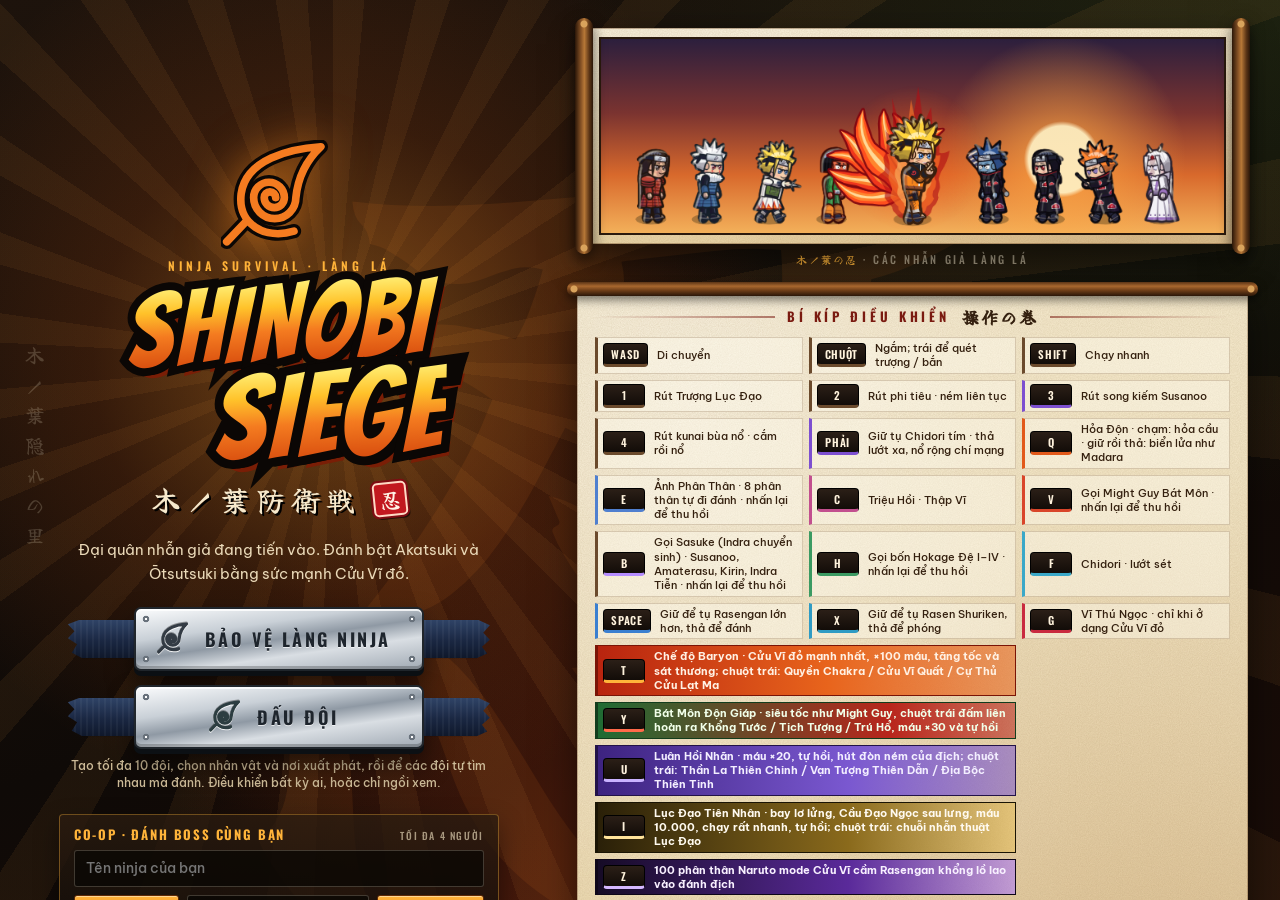
<file: index.html>
<!doctype html>
<html lang="vi">
<head>
  <meta charset="UTF-8" />
  <meta name="viewport" content="width=device-width, initial-scale=1.0" />
  <meta name="description" content="Shinobi Siege — bảo vệ Làng Lá trước Akatsuki và các trùm Ōtsutsuki, hóa Cửu Vĩ đỏ và chiến đấu bằng nhẫn thuật; chơi local." />
  <title>Shinobi Siege</title>
  <link rel="preconnect" href="https://fonts.googleapis.com" />
  <link rel="preconnect" href="https://fonts.gstatic.com" crossorigin />
  <!-- Latin + Vietnamese UI fonts (all three ship a Vietnamese subset). Offline: system fallbacks in styles.css. -->
  <link rel="stylesheet" href="https://fonts.googleapis.com/css2?family=Bangers&family=Be+Vietnam+Pro:wght@400;500;600;700;800&family=Oswald:wght@500;600;700&display=swap" />
  <!-- Brush kanji, subset to only the decorative characters used on this page. Offline: Yu Mincho / MS Mincho. -->
  <link rel="stylesheet" href="https://fonts.googleapis.com/css2?family=Yuji+Boku&display=swap&text=忍木ノ葉隠れの里防衛戦操作巻火意志遁影分身口寄せ八門千鳥螺旋丸手裏剣尾獣玉北東南西暁大筒九喇嘛任務一時停止敗崩し" />
  <link rel="stylesheet" href="styles.css" />
</head>
<body>
  <!-- Shared Konoha leaf crest (spiral leaf). Stroke colour/width come from the <use> element. -->
  <svg class="svg-defs" width="0" height="0" aria-hidden="true" focusable="false">
    <defs>
      <symbol id="konohaLeaf" viewBox="0 0 120 120">
        <path fill="none" stroke-linecap="round" stroke-linejoin="round"
          d="M57 60A6 6 0 0 0 45 60A10.5 10.5 0 0 0 66 60A16 16 0 0 0 34 60A22 22 0 0 0 78 60C80 40 88 22 104 7C72 9 26 20 21 56C17 88 46 104 76 95M27.5 83.4L6 106" />
      </symbol>
    </defs>
  </svg>

  <main id="gameShell">
    <canvas id="game" aria-label="Shinobi Siege game canvas"></canvas>

    <section id="startScreen" class="panel visible">
      <div class="bg-kanji" lang="ja" aria-hidden="true">忍</div>
      <div class="bg-vertical" lang="ja" aria-hidden="true">木ノ葉隠れの里</div>

      <div class="start-layout">
        <header class="hero">
          <svg class="konoha-crest" viewBox="0 0 120 120" aria-hidden="true">
            <use class="crest-outline" href="#konohaLeaf" />
            <use class="crest-fill" href="#konohaLeaf" />
          </svg>
          <div class="eyebrow">NINJA SURVIVAL · LÀNG LÁ</div>
          <h1 class="logo"><span class="logo-line" data-text="SHINOBI">SHINOBI</span><span class="logo-line logo-line-2" data-text="SIEGE">SIEGE</span></h1>
          <div class="jp-subtitle"><span class="jp-brush" lang="ja">木ノ葉防衛戦</span><span class="hanko" lang="ja" aria-hidden="true">忍</span></div>
          <p class="tagline">Đại quân nhẫn giả đang tiến vào. Đánh bật Akatsuki và Ōtsutsuki bằng sức mạnh Cửu Vĩ đỏ.</p>
          <button id="startButton" class="headband">
            <span class="plate-leaf" aria-hidden="true"><svg viewBox="0 0 120 120"><use href="#konohaLeaf" /></svg></span>
            <span class="headband-label">BẢO VỆ LÀNG NINJA</span>
          </button>
          <button id="teamButton" class="headband team-start" type="button">
            <span class="plate-leaf" aria-hidden="true"><svg viewBox="0 0 120 120"><use href="#konohaLeaf" /></svg></span>
            <span class="headband-label">ĐẤU ĐỘI</span>
          </button>
          <p class="team-start-note">Tạo tối đa 10 đội, chọn nhân vật và nơi xuất phát, rồi để các đội tự tìm nhau mà đánh. Điều khiển bất kỳ ai, hoặc chỉ ngồi xem.</p>
          <div class="coop-box" role="group" aria-label="Chơi co-op">
            <div class="coop-title"><span>CO-OP · ĐÁNH BOSS CÙNG BẠN</span><small>TỐI ĐA 4 NGƯỜI</small></div>
            <input id="coopName" class="coop-input" placeholder="Tên ninja của bạn" maxlength="16" autocomplete="off" />
            <div class="coop-row">
              <button id="coopCreate" class="coop-btn" type="button">TẠO PHÒNG</button>
              <input id="coopCode" class="coop-input coop-code" placeholder="MÃ PHÒNG" maxlength="4" autocomplete="off" />
              <button id="coopJoin" class="coop-btn" type="button">VÀO PHÒNG</button>
            </div>
            <div id="coopError" class="coop-error" role="alert"></div>
          </div>
          <div class="loadout-note"><span class="staff-mark" aria-hidden="true"></span><span>KHỞI ĐẦU: <strong>TRƯỢNG LỤC ĐẠO</strong></span></div>
          <p class="small">Tự chọn kẻ địch bằng nút TẠO ĐỊCH (phím N): ninja địch, Akatsuki, Ōtsutsuki và tám Vĩ Thú. Làng Lá rộng như trong phim, với Rừng Tử Thần, sông Naka, khu Uchiha và Thung lũng Tận cùng. Nhẫn thuật mạnh có thể phá sập nhà và xé nứt mặt đất.</p>
        </header>

        <div class="showcase">
          <figure class="emaki">
            <div class="emaki-paper">
              <canvas id="titleArt" width="760" height="240" aria-label="Các nhẫn giả Làng Lá"></canvas>
            </div>
            <figcaption><span lang="ja">木ノ葉の忍</span> · CÁC NHẪN GIẢ LÀNG LÁ</figcaption>
          </figure>

          <section class="controls-scroll" aria-label="Điều khiển">
            <h3 class="scroll-title"><span>BÍ KÍP ĐIỀU KHIỂN</span><span class="scroll-title-jp" lang="ja">操作の巻</span></h3>
            <div class="controls-grid">
              <div><kbd>WASD</kbd><span>Di chuyển</span></div>
              <div><kbd>CHUỘT</kbd><span>Ngắm; trái để quét trượng / bắn</span></div>
              <div><kbd>SHIFT</kbd><span>Chạy nhanh</span></div>
              <div><kbd>1</kbd><span>Rút Trượng Lục Đạo</span></div>
              <div><kbd>2</kbd><span>Rút phi tiêu · ném liên tục</span></div>
              <div class="susano-weapon-control"><kbd>3</kbd><span>Rút song kiếm Susanoo</span></div>
              <div><kbd>4</kbd><span>Rút kunai bùa nổ · cắm rồi nổ</span></div>
              <div class="purple-chidori-control"><kbd>PHẢI</kbd><span>Giữ tụ Chidori tím · thả lướt xa, nổ rộng chí mạng</span></div>
              <div class="fire-control"><kbd>Q</kbd><span>Hỏa Độn · chạm: hỏa cầu · giữ rồi thả: biển lửa như Madara</span></div>
              <div class="clone-control"><kbd>E</kbd><span>Ảnh Phân Thân · 8 phân thân tự đi đánh · nhấn lại để thu hồi</span></div>
              <div class="summon-control"><kbd>C</kbd><span>Triệu Hồi · Thập Vĩ</span></div>
              <div class="guy-control"><kbd>V</kbd><span>Gọi Might Guy Bát Môn · nhấn lại để thu hồi</span></div>
              <div class="indra-control"><kbd>B</kbd><span>Gọi Sasuke (Indra chuyển sinh) · Susanoo, Amaterasu, Kirin, Indra Tiễn · nhấn lại để thu hồi</span></div>
              <div class="hokage-control"><kbd>H</kbd><span>Gọi bốn Hokage Đệ I–IV · nhấn lại để thu hồi</span></div>
              <div class="lightning-control"><kbd>F</kbd><span>Chidori · lướt sét</span></div>
              <div class="rasengan-control"><kbd>SPACE</kbd><span>Giữ để tụ Rasengan lớn hơn, thả để đánh</span></div>
              <div class="rasen-shuriken-control"><kbd>X</kbd><span>Giữ để tụ Rasen Shuriken, thả để phóng</span></div>
              <div class="beast-control"><kbd>G</kbd><span>Vĩ Thú Ngọc · chỉ khi ở dạng Cửu Vĩ đỏ</span></div>
              <div class="nine-tails-control"><kbd>T</kbd><span>Chế độ Baryon · Cửu Vĩ đỏ mạnh nhất, ×100 máu, tăng tốc và sát thương; chuột trái: Quyền Chakra / Cửu Vĩ Quất / Cự Thủ Cửu Lạt Ma</span></div>
              <div class="gates-control"><kbd>Y</kbd><span>Bát Môn Độn Giáp · siêu tốc như Might Guy, chuột trái đấm liên hoàn ra Khổng Tước / Tịch Tượng / Trú Hổ, máu ×30 và tự hồi</span></div>
              <div class="rinnegan-control"><kbd>U</kbd><span>Luân Hồi Nhãn · máu ×20, tự hồi, hút đòn ném của địch; chuột trái: Thần La Thiên Chinh / Vạn Tượng Thiên Dẫn / Địa Bộc Thiên Tinh</span></div>
              <div class="sixpaths-control"><kbd>I</kbd><span>Lục Đạo Tiên Nhân · bay lơ lửng, Cầu Đạo Ngọc sau lưng, máu 10.000, chạy rất nhanh, tự hồi; chuột trái: chuỗi nhẫn thuật Lục Đạo</span></div>
              <div class="susanoo-control"><kbd>Z</kbd><span>100 phân thân Naruto mode Cửu Vĩ cầm Rasengan khổng lồ lao vào đánh địch</span></div>
              <div class="susanoo-control"><kbd>O</kbd><span>Susanoo như Sasuke · người khổng lồ chakra tím bao quanh, giảm 65% sát thương, máu ×40; chuột trái: chuỗi nhẫn thuật Susanoo</span></div>
              <div><kbd>N</kbd><span>Mở bảng tạo kẻ địch · Đấu Đội: thêm quân cho một đội</span></div>
              <div class="team-control"><kbd>TAB</kbd><span>Đấu Đội: đổi nhân vật đang điều khiển (Shift+Tab lùi lại) · khi chỉ xem, chuột phải vào nhân vật để nhập vai</span></div>
              <div class="team-control"><kbd>CHUỘT TRÁI</kbd><span>Đấu Đội: khi điều khiển boss, vĩ thú hay ninja: WASD đi, bấm hoặc giữ chuột trái để tung lần lượt từng chiêu về phía con trỏ (như chế độ Lục Đạo)</span></div>
              <div class="team-control"><kbd>CHUỘT PHẢI</kbd><span>Đấu Đội: lướt (thuấn thân) về phía con trỏ, hồi chiêu 3 giây · Backspace: thả nhân vật, chuyển sang chỉ xem</span></div>
              <div class="team-control"><kbd>F</kbd><span>Đấu Đội · chỉ xem: camera tự theo trận đánh lớn nhất · WASD / kéo chuột / bấm bản đồ nhỏ để di chuyển camera</span></div>
              <div><kbd>M</kbd><span>Bản đồ lớn</span></div>
              <div><kbd>P</kbd><span>Bật/tắt đồ hoạ WebGL: phát sáng, sóng xung kích, tách màu</span></div>
              <div><kbd>ESC</kbd><span>Tạm dừng</span></div>
              <div><kbd>R</kbd><span>Chơi lại · Đấu Đội: về màn hình chính</span></div>
            </div>
          </section>
        </div>
      </div>
    </section>

    <section id="lobbyScreen" class="panel">
      <div class="hanging-scroll lobby-scroll">
        <div class="eyebrow">PHÒNG CO-OP</div>
        <div class="jp-caption" lang="ja" aria-hidden="true">任務</div>
        <div class="lobby-code-label">MÃ PHÒNG</div>
        <div id="lobbyCode" class="lobby-code">----</div>
        <p class="lobby-hint">Bạn bè mở một trong các địa chỉ dưới đây (cùng mạng Wi-Fi/LAN), nhập mã phòng rồi bấm <strong>VÀO PHÒNG</strong>:</p>
        <div id="lobbyLinks" class="lobby-links"></div>
        <ol id="lobbyPlayers" class="lobby-players"></ol>
        <div id="lobbyTeams" class="lobby-teams" hidden></div>
        <button id="lobbyStart" class="headband" type="button" hidden>
          <span class="plate-leaf" aria-hidden="true"><svg viewBox="0 0 120 120"><use href="#konohaLeaf" /></svg></span>
          <span class="headband-label">BẮT ĐẦU</span>
        </button>
        <button id="lobbyTeam" class="coop-btn lobby-team" type="button" hidden>ĐẤU ĐỘI · CHỌN ĐỘI HÌNH</button>
        <p id="lobbyWaiting" class="lobby-hint" hidden>Đang chờ chủ phòng bắt đầu…</p>
        <button id="lobbyLeave" class="coop-btn lobby-leave" type="button">RỜI PHÒNG</button>
      </div>
    </section>

    <section id="spawnScreen" class="panel" role="dialog" aria-modal="true" aria-labelledby="spawnTitle">
      <div class="spawn-card">
        <header class="spawn-head">
          <div>
            <div class="eyebrow">TRIỆU TẬP KẺ ĐỊCH</div>
            <h2 id="spawnTitle" class="spawn-title">CHỌN ĐỊCH CẦN TẠO</h2>
          </div>
          <button id="spawnClose" class="spawn-x" type="button" aria-label="Đóng">✕</button>
        </header>
        <label class="spawn-war" for="warToggle">
          <input id="warToggle" type="checkbox">
          <span class="war-switch" aria-hidden="true"></span>
          <span class="war-copy">
            <strong>ĐẠI CHIẾN NINJA LẦN THỨ TƯ <span lang="ja">第四次忍界大戦</span></strong>
            <small>Bật rồi bấm TẠO ĐỊCH: vào chiến trường như trong phim, đánh Madara (Uế Thổ Chuyển Sinh) và đạo quân Bạch Zetsu cùng Ngũ Kage, Tứ Đại Hokage và Liên Quân Nhẫn Giả. Hạ Madara xong sẽ đến Lục Đạo Madara. Tắt để kết thúc.</small>
          </span>
        </label>
        <div id="spawnGroups" class="spawn-groups"></div>
        <footer class="spawn-foot">
          <span id="spawnTotal" class="spawn-total">Chưa chọn kẻ địch nào</span>
          <button id="spawnClearAll" class="coop-btn spawn-ghost" type="button">XOÁ HẾT ĐỊCH TRÊN BẢN ĐỒ</button>
          <button id="spawnReset" class="coop-btn spawn-ghost" type="button">ĐẶT LẠI</button>
          <button id="spawnGo" class="coop-btn" type="button">TẠO ĐỊCH</button>
        </footer>
      </div>
    </section>

    <section id="teamScreen" class="panel team-panel" role="dialog" aria-modal="true" aria-labelledby="teamTitle">
      <div id="teamSetup" class="team-card"></div>
    </section>

    <section id="teamAddScreen" class="panel team-panel" role="dialog" aria-modal="true" aria-labelledby="teamAddTitle">
      <div id="teamAdd" class="team-card"></div>
    </section>

    <section id="teamResultScreen" class="panel" role="dialog" aria-modal="true" aria-labelledby="teamResultTitle">
      <div id="teamResult" class="hanging-scroll team-result"></div>
    </section>

    <section id="pauseScreen" class="panel">
      <div class="hanging-scroll">
        <div class="eyebrow">TẠM DỪNG</div>
        <div class="jp-caption" lang="ja" aria-hidden="true">一時停止</div>
        <h2>SHINOBI SIEGE</h2>
        <button id="resumeButton" class="headband">
          <span class="plate-leaf" aria-hidden="true"><svg viewBox="0 0 120 120"><use href="#konohaLeaf" /></svg></span>
          <span class="headband-label">TIẾP TỤC</span>
        </button>
        <p class="pause-hint"><kbd>ESC</kbd> để quay lại game</p>
        <p id="pauseCoopNote" class="pause-hint" hidden>Đang chơi co-op: trận đấu vẫn tiếp diễn khi bạn mở menu.</p>
        <button id="pauseLeave" class="coop-btn" type="button" hidden>RỜI PHÒNG CO-OP</button>
        <button id="pauseTeamTitle" class="coop-btn" type="button" hidden>ĐẤU ĐỘI · VỀ MÀN HÌNH CHÍNH</button>
      </div>
    </section>

    <section id="gameOverScreen" class="panel">
      <div class="bg-kanji" lang="ja" aria-hidden="true">敗</div>
      <div class="defeat-card">
        <div class="jp-caption" lang="ja" aria-hidden="true">木ノ葉崩し</div>
        <h2 class="defeat-title">LÀNG THẤT THỦ</h2>
        <div class="eyebrow danger">BẠN ĐÃ GỤC</div>
        <p id="endSummary" class="end-summary"></p>
        <button id="restartButton" class="headband rogue">
          <span class="plate-leaf" aria-hidden="true"><svg viewBox="0 0 120 120"><use href="#konohaLeaf" /></svg></span>
          <span class="headband-label">CHƠI LẠI</span>
        </button>
      </div>
    </section>

    <div id="hud" class="hidden" aria-live="polite">
      <div class="hud-left">
        <div id="stats">
          <div class="player-card">
            <div class="portrait-frame">
              <canvas id="hudPortrait" width="112" height="112" aria-hidden="true"></canvas>
              <span class="crest-badge" aria-hidden="true"><svg viewBox="0 0 120 120"><use href="#konohaLeaf" /></svg></span>
            </div>
            <div class="player-panel">
              <div class="player-name"><span>HỘ VỆ LÀNG LÁ</span><span class="player-name-jp" lang="ja" aria-hidden="true">火の意志</span></div>
              <div class="health-heading"><span>SINH LỰC</span><strong id="healthValue">100 / 100</strong></div>
              <div class="bar health"><span id="healthBar"></span></div>
              <div class="bar armor"><span id="armorBar"></span></div>
              <div id="weapon">TRƯỢNG LỤC ĐẠO</div>
            </div>
          </div>
          <div id="nineTailsStatus">T · BARYON / CỬU VĨ ĐỎ: TẮT</div>
          <div id="gatesStatus">Y · BÁT MÔN ĐỘN GIÁP: ĐÓNG</div>
          <div id="rinneganStatus">U · LUÂN HỒI NHÃN: TẮT</div>
          <div id="sixPathsStatus">I · LỤC ĐẠO TIÊN NHÂN: TẮT</div>
          <div id="susanooStatus">O · SUSANOO: TẮT</div>
        </div>
        <div id="wavePanel">
          <div class="wave-label"><span>PHÒNG THỦ LÀNG</span><span class="mini-hanko" lang="ja" aria-hidden="true">任務</span></div>
          <div id="eventText">Hạ ninja địch để đẩy lùi đợt tấn công.</div>
        </div>
        <div id="coopPanel" hidden>
          <div class="coop-panel-head"><span>ĐỒNG ĐỘI</span><span id="coopRoomCode"></span></div>
          <ul id="coopTeam"></ul>
        </div>
      </div>

      <div class="top-right">
        <div id="wave">ĐỢT 1</div>
        <div id="kills">0 NINJA ĐỊCH HẠ GỤC</div>
        <div id="score">0 ĐIỂM</div>
        <button id="spawnButton" class="coop-btn spawn-btn" type="button">＋ TẠO ĐỊCH <kbd>N</kbd></button>
      </div>

      <div id="bossBar" role="group" aria-label="Máu boss">
        <span class="boss-emblem" aria-hidden="true"></span>
        <div class="boss-body">
          <div class="boss-heading">
            <span class="boss-faction faction-akatsuki">TRÙM ĐỊCH · AKATSUKI <span class="boss-jp" lang="ja" aria-hidden="true">暁</span></span>
            <span class="boss-faction faction-otsutsuki">TRÙM ĐỊCH · ŌTSUTSUKI <span class="boss-jp" lang="ja" aria-hidden="true">大筒木</span></span>
            <span class="boss-faction faction-kage">KAGE · TRƯỞNG LÀNG <span class="boss-jp" lang="ja" aria-hidden="true">影</span></span>
            <span class="boss-faction faction-madara">ĐẠI CHIẾN · MADARA UCHIHA <span class="boss-jp" lang="ja" aria-hidden="true">斑</span></span>
            <span class="boss-faction faction-sannin">SANNIN · HUYỀN THOẠI <span class="boss-jp" lang="ja" aria-hidden="true">三忍</span></span>
            <span class="boss-faction faction-hokage">UẾ THỔ · HOKAGE <span class="boss-jp" lang="ja" aria-hidden="true">火影</span></span>
            <span class="boss-faction faction-legend">UẾ THỔ · HUYỀN THOẠI <span class="boss-jp" lang="ja" aria-hidden="true">伝説</span></span>
            <span class="boss-faction faction-war">ĐẠI CHIẾN NHẪN GIẢ <span class="boss-jp" lang="ja" aria-hidden="true">忍界大戦</span></span>
            <span class="boss-faction faction-uchiha">GIA TỘC UCHIHA <span class="boss-jp" lang="ja" aria-hidden="true">うちは一族</span></span>
            <span class="boss-faction faction-duel">ĐỐI THỦ · NHẪN GIẢ <span class="boss-jp" lang="ja" aria-hidden="true">好敵手</span></span>
            <span class="boss-faction faction-konoha">LÀNG LÁ · KONOHA <span class="boss-jp" lang="ja" aria-hidden="true">木ノ葉</span></span>
            <span class="boss-faction faction-rival">KẺ THÙ TRUYỀN KIẾP <span class="boss-jp" lang="ja" aria-hidden="true">宿敵</span></span>
            <span class="boss-faction faction-beast">VĨ THÚ <span class="boss-jp" lang="ja" aria-hidden="true">尾獣</span></span>
            <strong id="bossName">BOSS</strong>
          </div>
          <div class="boss-track"><span id="bossHealthBar"></span></div>
        </div>
      </div>

      <div id="prompt"></div>

      <div id="skillBar" role="group" aria-label="Kỹ năng nhẫn thuật" aria-live="off">
        <div id="skillQ" class="skill skill-fire skill-charge"><kbd>Q</kbd><span class="jutsu-mark" lang="ja" aria-hidden="true">火遁</span><span class="skill-copy"><strong>HỎA ĐỘN</strong><small>Chạm: hỏa cầu · giữ: biển lửa</small></span></div>
        <div id="skillE" class="skill skill-clone"><kbd>E</kbd><span class="jutsu-mark jm-3" lang="ja" aria-hidden="true">影分身</span><span class="skill-copy"><strong>ẢNH PHÂN THÂN</strong><small>8 phân thân · bật/tắt</small></span></div>
        <div id="skillC" class="skill skill-summon"><kbd>C</kbd><span class="jutsu-mark jm-3" lang="ja" aria-hidden="true">口寄せ</span><span class="skill-copy"><strong>THẬP VĨ</strong><small>Triệu hồi hộ vệ</small></span></div>
        <div id="skillV" class="skill skill-guy"><kbd>V</kbd><span class="jutsu-mark" lang="ja" aria-hidden="true">八門</span><span class="skill-copy"><strong>MIGHT GUY</strong><small>Bật/tắt · không giới hạn giờ</small></span></div>
        <div id="skillH" class="skill skill-hokage"><kbd>H</kbd><span class="jutsu-mark" lang="ja" aria-hidden="true">火影</span><span class="skill-copy"><strong>HOKAGE</strong><small>Bật/tắt · Đệ I–IV</small></span></div>
        <div id="skillB" class="skill skill-indra"><kbd>B</kbd><span class="jutsu-mark jm-3" lang="ja" aria-hidden="true">因陀羅</span><span class="skill-copy"><strong>SASUKE · INDRA</strong><small>Bật/tắt · Susanoo, Kirin, Indra Tiễn</small></span></div>
        <div id="skillF" class="skill skill-lightning"><kbd>F</kbd><span class="jutsu-mark" lang="ja" aria-hidden="true">千鳥</span><span class="skill-copy"><strong>CHIDORI</strong><small>Lôi kích</small></span></div>
        <div id="skillSpace" class="skill skill-vortex skill-charge"><kbd>SPACE</kbd><span class="jutsu-mark jm-3" lang="ja" aria-hidden="true">螺旋丸</span><span class="skill-copy"><strong>RASENGAN</strong><small>Giữ tụ · thả đánh</small></span></div>
        <div id="skillX" class="skill skill-shuriken skill-charge"><kbd>X</kbd><span class="jutsu-mark jm-5" lang="ja" aria-hidden="true"><span>螺旋</span><span>手裏剣</span></span><span class="skill-copy"><strong>RASEN SHURIKEN</strong><small>Giữ tụ · thả phóng</small></span></div>
        <div id="skillZ" class="skill skill-kurama"><kbd>Z</kbd><span class="jutsu-mark jm-3" lang="ja" aria-hidden="true">百分身</span><span class="skill-copy"><strong>100 PHÂN THÂN</strong><small>Cửu Vĩ · Rasengan khổng lồ</small></span></div>
        <div id="skillG" class="skill skill-beast skill-charge"><kbd>G</kbd><span class="jutsu-mark jm-3" lang="ja" aria-hidden="true">尾獣玉</span><span class="skill-copy"><strong>VĨ THÚ NGỌC</strong><small>Cửu Vĩ đỏ · giữ tụ · thả bắn</small></span></div>
      </div>

      <div id="teamBoard" aria-label="Các đội" hidden></div>
      <div id="moveBar" role="group" aria-label="Chiêu của nhân vật đang điều khiển" hidden></div>

      <div class="minimap-seal">
        <canvas id="minimap" width="180" height="180" aria-label="Bản đồ nhỏ"></canvas>
        <span class="seal-dir dir-n" lang="ja" aria-hidden="true">北</span>
        <span class="seal-dir dir-e" lang="ja" aria-hidden="true">東</span>
        <span class="seal-dir dir-s" lang="ja" aria-hidden="true">南</span>
        <span class="seal-dir dir-w" lang="ja" aria-hidden="true">西</span>
      </div>

      <div id="toast"></div>
    </div>
  </main>
  <script src="anime-sprites.js"></script>
  <script src="konoha-world.js"></script>
  <script src="world-map.js"></script>
  <script src="village-suna.js"></script>
  <script src="village-kiri.js"></script>
  <script src="village-kumo.js"></script>
  <script src="village-iwa.js"></script>
  <script src="village-ame.js"></script>
  <script src="village-oto.js"></script>
  <script src="village-taki.js"></script>
  <script src="village-kusa.js"></script>
  <script src="village-yu.js"></script>
  <script src="skill-vfx.js"></script>
  <script src="six-paths-staff.js"></script>
  <script src="susano-blades.js"></script>
  <script src="summon-vfx.js"></script>
  <script src="might-guy-vfx.js"></script>
  <script src="enemy-jutsu-vfx.js"></script>
  <script src="rinnegan-vfx.js"></script>
  <script src="baryon-vfx.js"></script>
  <script src="madara-bosses.js"></script>
  <script src="war-allies.js"></script>
  <script src="war-scene.js"></script>
  <script src="hokage-vfx.js"></script>
  <script src="destruction-vfx.js"></script>
  <script src="purple-chidori-vfx.js"></script>
  <script src="six-paths-mode.js"></script>
  <script src="sasuke-indra.js"></script>
  <script src="susanoo-mode.js"></script>
  <script src="kurama-clones.js"></script>
  <script src="akatsuki-bosses.js"></script>
  <script src="otsutsuki-bosses.js"></script>
  <script src="tailed-beasts.js"></script>
  <script src="kage-bosses.js"></script>
  <script src="sannin-bosses.js"></script>
  <script src="hokage-bosses.js"></script>
  <script src="legend-bosses.js"></script>
  <script src="nagato-boss.js"></script>
  <script src="killer-bee-boss.js"></script>
  <script src="sasuke-boss.js"></script>
  <script src="tobi-boss.js"></script>
  <script src="zetsu-boss.js"></script>
  <script src="danzo-boss.js"></script>
  <script src="ten-tails-boss.js"></script>
  <script src="edo-kage-bosses.js"></script>
  <script src="edo-mizukage-bosses.js"></script>
  <script src="new-kage-bosses.js"></script>
  <script src="uchiha-bosses.js"></script>
  <script src="pain-paths-bosses.js"></script>
  <script src="duel-bosses.js"></script>
  <script src="kyubi-boss.js"></script>
  <script src="konoha-rookie-bosses.js"></script>
  <script src="konoha-eleven-bosses.js"></script>
  <script src="konoha-jonin-bosses.js"></script>
  <script src="suna-kiri-bosses.js"></script>
  <script src="sound-bosses.js"></script>
  <script src="taka-bosses.js"></script>
  <script src="sage-bosses.js"></script>
  <script src="jinchuriki-bosses.js"></script>
  <script src="boruto-bosses.js"></script>
  <script src="kara-bosses.js"></script>
  <script src="naruto-unit.js"></script>
  <script src="team-mode.js"></script>
  <script src="coop.js"></script>
  <script src="postfx.js"></script>
  <script src="pixel-art.js"></script>
  <script src="anime-vfx.js"></script>
  <script src="game.js"></script>
</body>
</html>
</file>
<file: styles.css>
/* =========================================================================
   SHINOBI SIEGE — Konoha / Naruto Storm inspired UI
   Fonts: Bangers (display), Oswald (labels), Be Vietnam Pro (body) — all with
   Vietnamese subsets; Yuji Boku for decorative kanji. Everything falls back
   to system fonts when offline.
   ========================================================================= */

:root {
  color-scheme: dark;

  /* Palette */
  --orange: #f47b20;
  --orange-hi: #ffb43a;
  --orange-deep: #c94a0c;
  --ink: #120d0a;
  --ink-2: #1c1511;
  --ink-3: #2b2019;
  --cream: #f6e9cc;
  --paper-ink: #34200f;
  --leaf: #4e9b3c;
  --leaf-hi: #8fd062;
  --akatsuki: #c8102e;
  --akatsuki-deep: #6d0716;
  --wood-a: #2a1608;
  --wood-b: #8a5527;

  /* Fonts */
  --font-display: "Bangers", "Anton", Impact, "Arial Black", sans-serif;
  --font-head: "Oswald", "Bahnschrift", "Arial Narrow", "Segoe UI", sans-serif;
  --font-body: "Be Vietnam Pro", "Segoe UI", system-ui, -apple-system, sans-serif;
  --font-jp: "Yuji Boku", "Yu Mincho", "MS Mincho", "Noto Serif JP", serif;

  /* Paper grain (inline SVG noise, works offline) */
  --grain: url("data:image/svg+xml,%3Csvg xmlns='http://www.w3.org/2000/svg' width='180' height='180'%3E%3Cfilter id='n'%3E%3CfeTurbulence type='fractalNoise' baseFrequency='.9' numOctaves='3' stitchTiles='stitch'/%3E%3CfeColorMatrix values='0 0 0 0 .3 0 0 0 0 .19 0 0 0 0 .07 0 0 0 .2 0'/%3E%3C/filter%3E%3Crect width='100%25' height='100%25' filter='url(%23n)'/%3E%3C/svg%3E");
  --paper:
    var(--grain),
    radial-gradient(ellipse at 18% 12%, rgba(255, 255, 255, .38), transparent 46%),
    radial-gradient(ellipse at 88% 92%, rgba(160, 98, 38, .26), transparent 55%),
    linear-gradient(180deg, #f6ebcf, #ead5a8);
  --wood: linear-gradient(180deg, #5a3416 0%, #a8672e 30%, #6b3c17 62%, #2a1608 100%);
  --wood-v: linear-gradient(90deg, #2a1608 0%, #8a5527 35%, #b77837 52%, #5a3416 80%, #2a1608 100%);

  /* Ink brush swipe (used as a mask so it can take any colour) */
  --brush: url("data:image/svg+xml,%3Csvg xmlns='http://www.w3.org/2000/svg' viewBox='0 0 400 80' preserveAspectRatio='none'%3E%3Cpath d='M12 40C24 18 92 13 152 16C214 11 292 18 352 11C374 9 395 17 397 30C399 44 389 57 370 61C330 67 262 62 202 66C140 70 72 69 30 63C10 59 2 51 12 40Z'/%3E%3Cpath d='M40 68C120 76 224 73 336 69M60 9C140 4 250 6 330 3' stroke='black' stroke-width='3' fill='none' stroke-linecap='round'/%3E%3Ccircle cx='392' cy='66' r='3'/%3E%3Ccircle cx='8' cy='24' r='2.4'/%3E%3C/svg%3E");

  /* HUD geometry */
  --edge: 18px;
  --mm: 180px;          /* minimap canvas display size */
  --ring: 12px;         /* minimap seal ring thickness */
  --mm-box: calc(var(--mm) + var(--ring) * 2);
}

* { box-sizing: border-box; }

html, body {
  width: 100%;
  height: 100%;
  margin: 0;
  overflow: hidden;
  background: #120d0a;
  font-family: var(--font-body);
  user-select: none;
}

.svg-defs { position: absolute; width: 0; height: 0; overflow: hidden; }

#gameShell, #game {
  width: 100%;
  height: 100%;
}

#game { display: block; cursor: none; }
/* WebGL post pass (postfx.js) laid exactly over the 2D canvas; input still goes to #game. */
#gameFx { position: fixed; left: 0; top: 0; display: none; pointer-events: none; }

[lang="ja"] { font-family: var(--font-jp); }

/* =========================================================================
   SCREENS (start / pause / game over)
   ========================================================================= */

.panel {
  position: fixed;
  inset: 0;
  display: none;
  place-content: safe center;
  justify-items: center;
  text-align: center;
  z-index: 20;
  padding: 28px;
  overflow-x: hidden;
  overflow-y: auto;
  color: var(--cream);
  background:
    radial-gradient(ellipse at 50% 40%, rgba(244, 123, 32, .2), transparent 48%),
    linear-gradient(160deg, rgba(22, 14, 9, .93), rgba(12, 8, 6, .9));
  backdrop-filter: blur(6px);
}

.panel.visible { display: grid; }

.eyebrow {
  color: var(--orange-hi);
  font: 600 12px/1.2 var(--font-head);
  letter-spacing: .34em;
}
.eyebrow.danger { color: #ff5a4f; }

h2 {
  margin: 8px 0 22px;
  font: 400 clamp(40px, 6.4vw, 84px)/.92 var(--font-display);
  letter-spacing: .03em;
  color: var(--orange);
  -webkit-text-stroke: 2px #0b0705;
  text-shadow: 4px 5px 0 #0b0705;
}

kbd {
  display: inline-block;
  min-width: 40px;
  padding: 6px 8px 5px;
  color: #f6e9cc;
  background: linear-gradient(180deg, #2a1f18, #120d0a);
  border: 1px solid #000;
  border-bottom-width: 3px;
  border-radius: 4px;
  font: 600 11px/1 var(--font-head);
  letter-spacing: .06em;
  text-align: center;
  white-space: nowrap;
}

/* Huge faint brush kanji behind a screen */
/* sized to the panel and clipped so the oversized glyph never adds scrollbars */
.bg-kanji {
  position: absolute;
  inset: 0;
  z-index: 0;
  display: grid;
  place-items: center;
  overflow: hidden;
  font-family: var(--font-jp);
  font-size: min(108vh, 80vw);
  line-height: 1;
  color: rgba(244, 123, 32, .095);
  pointer-events: none;
  user-select: none;
}
.bg-vertical {
  position: absolute;
  left: 20px;
  top: 50%;
  z-index: 0;
  transform: translateY(-50%);
  writing-mode: vertical-rl;
  font-size: 20px;
  letter-spacing: .5em;
  color: rgba(246, 233, 204, .2);
  pointer-events: none;
}

/* ---------- Start screen ---------- */

#startScreen {
  --sun-x: 26%;
  --sun-y: 40%;
  background:
    radial-gradient(circle at var(--sun-x) var(--sun-y), rgba(255, 150, 40, .42), rgba(244, 100, 20, .14) 22%, transparent 42%),
    repeating-conic-gradient(from 0deg at var(--sun-x) var(--sun-y), rgba(255, 170, 70, .065) 0deg 5deg, transparent 5deg 13deg),
    radial-gradient(ellipse at 50% 125%, rgba(200, 60, 20, .4), transparent 55%),
    radial-gradient(ellipse at 100% 0%, rgba(78, 155, 60, .14), transparent 40%),
    linear-gradient(160deg, #1d130c 0%, #0f0a07 58%, #1a0c07 100%);
  backdrop-filter: none;
}

.start-layout {
  position: relative;
  z-index: 1;
  display: grid;
  grid-template-columns: minmax(360px, .85fr) minmax(520px, 1.15fr);
  align-items: center;
  gap: clamp(24px, 3.4vw, 56px);
  width: min(1480px, 100%);
}

.hero {
  display: grid;
  justify-items: center;
  align-content: center;
}

.konoha-crest {
  width: clamp(84px, 9vw, 128px);
  height: auto;
  margin-bottom: 4px;
  overflow: visible;
  filter: drop-shadow(0 0 22px rgba(255, 140, 30, .55));
}
.konoha-crest .crest-outline { stroke: #0b0705; stroke-width: 15; }
.konoha-crest .crest-fill { stroke: var(--orange); stroke-width: 8; }

.logo {
  margin: 6px 0 2px;
  font-family: var(--font-display);
  font-weight: 400;
  font-size: clamp(64px, 8.2vw, 138px);
  line-height: .84;
  letter-spacing: .035em;
  transform: rotate(-3deg) skewX(-4deg);
}
/* the element itself draws the thick black outline + 3D drop; ::before lays the
   orange gradient fill on top (background-clip:text) */
.logo-line {
  position: relative;
  display: block;
  color: #0b0705;
  -webkit-text-stroke: .15em #0b0705;
  text-shadow: .05em .07em 0 #0b0705, .075em .1em 0 #7a1e06;
}
.logo-line::before {
  content: attr(data-text);
  position: absolute;
  inset: 0;
  color: var(--orange);
  background: linear-gradient(180deg, #fff27a 0%, #ffc22a 30%, #f47b20 58%, #d4470c 100%);
  -webkit-background-clip: text;
  background-clip: text;
  -webkit-text-fill-color: transparent;
  -webkit-text-stroke: 0;
  text-shadow: none;
}
.logo-line-2 {
  font-size: 1.12em;
  margin-left: .9em;
}

.jp-subtitle {
  display: flex;
  align-items: center;
  gap: 12px;
  margin-top: 10px;
}
.jp-brush {
  font-size: clamp(22px, 2.3vw, 34px);
  letter-spacing: .2em;
  color: var(--cream);
  text-shadow: 2px 2px 0 #000;
}
.hanko {
  display: grid;
  place-items: center;
  width: 34px;
  height: 34px;
  font-size: 22px;
  line-height: 1;
  color: #fff3e6;
  background: #c2181f;
  border: 2px solid #ffd9c4;
  border-radius: 5px;
  box-shadow: 0 0 0 2px #7e0c12, 2px 3px 0 rgba(0, 0, 0, .6);
  transform: rotate(-6deg);
}

.tagline {
  max-width: 470px;
  margin: 18px 0 22px;
  padding: 0 6px;
  color: #ead9b8;
  font-size: 15px;
  line-height: 1.55;
}

/* Forehead-protector button (hitai-ate) */
.headband {
  position: relative;
  isolation: isolate;
  display: inline-flex;
  align-items: center;
  justify-content: center;
  gap: 14px;
  min-width: 290px;
  margin: 0 64px;
  padding: 13px 30px 13px 20px;
  color: #1e252d;
  background:
    radial-gradient(circle at 10px 10px, #fff 0 1px, #69727c 1.5px 3px, transparent 3.6px),
    radial-gradient(circle at calc(100% - 10px) 10px, #fff 0 1px, #69727c 1.5px 3px, transparent 3.6px),
    radial-gradient(circle at 10px calc(100% - 10px), #fff 0 1px, #69727c 1.5px 3px, transparent 3.6px),
    radial-gradient(circle at calc(100% - 10px) calc(100% - 10px), #fff 0 1px, #69727c 1.5px 3px, transparent 3.6px),
    linear-gradient(172deg, #fbfcfd 0%, #c9d0d7 32%, #8f99a4 50%, #d9dee3 68%, #a1aab4 100%);
  border: 2px solid #20262c;
  border-radius: 7px;
  box-shadow:
    inset 0 2px 0 rgba(255, 255, 255, .8),
    inset 0 -3px 0 rgba(0, 0, 0, .22),
    0 5px 0 #0c1014,
    0 14px 26px rgba(0, 0, 0, .55);
  font: 700 18px/1 var(--font-head);
  letter-spacing: .14em;
  cursor: pointer;
  transition: transform .15s, box-shadow .15s, filter .15s;
}
.headband::before,
.headband::after {
  content: '';
  position: absolute;
  top: 18%;
  height: 64%;
  width: 66px;
  z-index: -1;
  background:
    repeating-linear-gradient(90deg, rgba(255, 255, 255, .04) 0 2px, transparent 2px 6px),
    linear-gradient(180deg, #2f4366, #1a2742 55%, #0f182b);
  box-shadow: 0 4px 10px rgba(0, 0, 0, .45);
}
.headband::before {
  right: calc(100% + 2px);
  clip-path: polygon(0 12%, 18% 0, 100% 0, 100% 100%, 22% 100%, 6% 86%, 14% 64%, 0 48%, 10% 30%);
}
.headband::after {
  left: calc(100% + 2px);
  clip-path: polygon(0 0, 82% 0, 100% 14%, 90% 34%, 100% 52%, 88% 70%, 96% 88%, 80% 100%, 0 100%);
}
.headband:hover,
.headband:focus-visible {
  transform: translateY(-2px);
  filter: brightness(1.06);
  box-shadow:
    inset 0 2px 0 rgba(255, 255, 255, .8),
    inset 0 -3px 0 rgba(0, 0, 0, .22),
    0 7px 0 #0c1014,
    0 0 0 3px rgba(244, 123, 32, .55),
    0 18px 34px rgba(244, 123, 32, .3);
  outline: none;
}
.headband:active { transform: translateY(3px); box-shadow: inset 0 2px 0 rgba(255, 255, 255, .8), 0 2px 0 #0c1014, 0 8px 18px rgba(0, 0, 0, .5); }
.plate-leaf {
  position: relative;
  display: grid;
  place-items: center;
  width: 34px;
  height: 34px;
}
.plate-leaf svg {
  width: 34px;
  height: 34px;
  overflow: visible;
  stroke: #333b44;
  stroke-width: 11;
  filter: drop-shadow(0 1px 0 rgba(255, 255, 255, .85)) drop-shadow(0 -1px 0 rgba(0, 0, 0, .35));
}
.headband-label { text-shadow: 0 1px 0 rgba(255, 255, 255, .7); }

/* Rogue (scratched) protector for the defeat screen */
.headband.rogue::before,
.headband.rogue::after {
  background:
    repeating-linear-gradient(90deg, rgba(255, 255, 255, .05) 0 2px, transparent 2px 6px),
    linear-gradient(180deg, #8f1420, #5a0910 55%, #2a0408);
}
.headband.rogue .plate-leaf::after {
  content: '';
  position: absolute;
  left: -6px;
  right: -6px;
  top: 50%;
  height: 3px;
  background: #1a1f24;
  box-shadow: 0 1px 0 rgba(255, 255, 255, .7);
  transform: rotate(-18deg);
}

.loadout-note {
  display: flex;
  align-items: center;
  justify-content: center;
  gap: 12px;
  min-height: 34px;
  margin-top: 22px;
  padding: 6px 16px;
  border: 1px solid rgba(178, 155, 218, .38);
  border-radius: 3px;
  background: linear-gradient(90deg, rgba(39, 30, 52, .62), rgba(14, 17, 27, .58));
  color: #b9c3d6;
  font: 500 11px/1.2 var(--font-head);
  letter-spacing: .14em;
}
.loadout-note strong { color: #e1d2ff; font-weight: 700; }
.staff-mark {
  position: relative;
  width: 4px;
  height: 25px;
  transform: rotate(33deg);
  background: linear-gradient(90deg, #474854, #0b0c12 45%, #5c6070);
  border-radius: 2px;
  box-shadow: 0 0 7px rgba(173, 139, 246, .7);
}
.staff-mark::before {
  content: '';
  position: absolute;
  top: -9px;
  left: -7px;
  width: 12px;
  height: 12px;
  border: 2px solid #a8a2b8;
  border-right-color: transparent;
  border-radius: 50%;
  box-shadow: -2px 0 6px rgba(182, 147, 246, .52);
}
.staff-mark::after {
  content: '';
  position: absolute;
  bottom: -3px;
  left: -1px;
  width: 6px;
  height: 6px;
  border-radius: 50%;
  background: #26212e;
  box-shadow: 0 0 4px rgba(182, 147, 246, .6);
}

/* Right column: emaki banner + controls scroll */
.showcase {
  display: grid;
  gap: 16px;
  justify-items: stretch;
  min-width: 0;
}

/* Horizontal hand-scroll (emaki) framing the character line-up canvas */
.emaki {
  position: relative;
  margin: 0 14px;
}
.emaki-paper {
  position: relative;
  padding: 9px 12px;
  background: var(--paper);
  box-shadow: 0 16px 34px rgba(0, 0, 0, .55), inset 0 0 0 1px rgba(90, 52, 22, .35);
}
.emaki-paper::before,
.emaki-paper::after {
  content: '';
  position: absolute;
  top: -10px;
  bottom: -10px;
  width: 18px;
  border-radius: 9px;
  background:
    radial-gradient(circle at 50% 6px, #d9a35c 0 3px, transparent 4px),
    radial-gradient(circle at 50% calc(100% - 6px), #d9a35c 0 3px, transparent 4px),
    var(--wood-v);
  box-shadow: 0 6px 14px rgba(0, 0, 0, .6);
}
.emaki-paper::before { left: -12px; }
.emaki-paper::after { right: -12px; }
#titleArt {
  display: block;
  width: 100%;
  height: auto;
  aspect-ratio: 760 / 240;
  border: 2px solid #2b1a0d;
  background:
    radial-gradient(circle at 74% 62%, rgba(255, 238, 190, .95) 0 7%, rgba(255, 170, 70, .55) 8%, transparent 26%),
    linear-gradient(180deg, #2c1f3d 0%, #7a3330 38%, #d8692c 70%, #f3b05a 100%);
}
.emaki figcaption {
  margin-top: 9px;
  color: rgba(246, 233, 204, .62);
  font: 500 11px/1.2 var(--font-head);
  letter-spacing: .24em;
}
.emaki figcaption span { letter-spacing: .1em; color: var(--orange-hi); }

/* Makimono scroll holding the controls */
.controls-scroll {
  position: relative;
  margin: 10px 4px 0;
  padding: 14px 18px 16px;
  color: var(--paper-ink);
  background: var(--paper);
  box-shadow: 0 16px 34px rgba(0, 0, 0, .5), inset 0 0 0 1px rgba(90, 52, 22, .3);
}
.controls-scroll::before,
.controls-scroll::after {
  content: '';
  position: absolute;
  left: -10px;
  right: -10px;
  height: 14px;
  border-radius: 7px;
  background:
    radial-gradient(circle at 7px 50%, #d9a35c 0 3px, transparent 4px),
    radial-gradient(circle at calc(100% - 7px) 50%, #d9a35c 0 3px, transparent 4px),
    var(--wood);
  box-shadow: 0 4px 10px rgba(0, 0, 0, .5);
}
.controls-scroll::before { top: -10px; }
.controls-scroll::after { bottom: -10px; }

.scroll-title {
  display: flex;
  align-items: center;
  justify-content: center;
  gap: 12px;
  margin: 2px 0 12px;
  color: #7a1a10;
  font: 700 13px/1 var(--font-head);
  letter-spacing: .3em;
}
.scroll-title::before,
.scroll-title::after {
  content: '';
  flex: 1;
  height: 2px;
  background: linear-gradient(90deg, transparent, rgba(122, 26, 16, .55));
}
.scroll-title::after { background: linear-gradient(90deg, rgba(122, 26, 16, .55), transparent); }
.scroll-title-jp {
  color: var(--paper-ink);
  font-size: 17px;
  letter-spacing: .12em;
}

.controls-grid {
  display: grid;
  grid-template-columns: repeat(3, minmax(0, 1fr));
  gap: 6px;
  text-align: left;
}
.controls-grid > div {
  --tone: #6b4a2c;
  display: flex;
  align-items: center;
  gap: 9px;
  min-height: 29px;
  padding: 3px 8px 3px 5px;
  color: var(--paper-ink);
  background: rgba(255, 252, 240, .42);
  border: 1px solid rgba(110, 72, 34, .22);
  border-left: 3px solid var(--tone);
  font: 500 11px/1.3 var(--font-body);
}
.controls-grid kbd {
  min-width: 42px;
  padding: 5px 7px 4px;
  flex: 0 0 auto;
  color: #fff3dd;
  background: linear-gradient(180deg, #2b1f17, #120c08);
  border-color: #000;
  border-bottom-color: var(--tone);
}
.controls-grid .fire-control { --tone: #e2591a; }
.controls-grid .clone-control { --tone: #4f7fcf; }
.controls-grid .summon-control { --tone: #c24f8e; }
.controls-grid .guy-control { --tone: #d9452a; }
.controls-grid .hokage-control { --tone: #3b9a62; }
.controls-grid .lightning-control { --tone: #3aa8c8; }
.controls-grid .rasengan-control { --tone: #3a7fd0; }
.controls-grid .rasen-shuriken-control { --tone: #2f9bc4; }
.controls-grid .susano-weapon-control,
.controls-grid .purple-chidori-control { --tone: #7d4fd0; }
.controls-grid .beast-control { --tone: #c92a3f; }
.controls-grid .nine-tails-control {
  --tone: #e8541a;
  grid-column: span 2;
  color: #fff1e4;
  background: linear-gradient(90deg, #b8240f, #e8641c 55%, rgba(232, 100, 28, .55));
  border-color: #7a1406;
  font-weight: 700;
}
.controls-grid .nine-tails-control kbd { border-bottom-color: #ffb43a; }
.controls-grid .gates-control {
  --tone: #2f9a4a;
  grid-column: span 2;
  color: #f1ffe9;
  background: linear-gradient(90deg, #1f6b33, #b8261c 70%, rgba(184, 38, 28, .55));
  border-color: #123d1d;
  font-weight: 700;
}
.controls-grid .gates-control kbd { border-bottom-color: #ff6a4a; }
.controls-grid .rinnegan-control {
  --tone: #8a64e0;
  grid-column: span 2;
  color: #f3eeff;
  background: linear-gradient(90deg, #3d2380, #7a58d0 60%, rgba(122, 88, 208, .55));
  border-color: #221248;
  font-weight: 700;
}
.controls-grid .rinnegan-control kbd { border-bottom-color: #c9b2ff; }
.controls-grid .sixpaths-control {
  --tone: #e8b84a;
  grid-column: span 2;
  color: #fffaf0;
  background: linear-gradient(90deg, #2a2008, #8a6a1c 60%, rgba(230, 190, 90, .55));
  border-color: #1a1404;
  font-weight: 700;
}
.controls-grid .sixpaths-control kbd { border-bottom-color: #ffe39a; }
.controls-grid .indra-control kbd { border-bottom-color: #b58cff; }

.small {
  max-width: 470px;
  margin: 18px auto 0;
  color: #a8987f;
  font-size: 11.5px;
  line-height: 1.55;
}

/* ---------- Pause screen ---------- */

#pauseScreen {
  background:
    radial-gradient(ellipse at 50% 45%, rgba(244, 123, 32, .16), transparent 50%),
    rgba(10, 7, 5, .72);
}
.hanging-scroll {
  position: relative;
  display: grid;
  justify-items: center;
  width: min(440px, calc(100vw - 48px));
  padding: 30px 26px 26px;
  color: var(--paper-ink);
  background: var(--paper);
  border-inline: 10px solid #6e1d12;
  box-shadow: 0 24px 50px rgba(0, 0, 0, .6);
}
.hanging-scroll::before,
.hanging-scroll::after {
  content: '';
  position: absolute;
  left: -24px;
  right: -24px;
  height: 16px;
  border-radius: 8px;
  background:
    radial-gradient(circle at 8px 50%, #d9a35c 0 4px, transparent 5px),
    radial-gradient(circle at calc(100% - 8px) 50%, #d9a35c 0 4px, transparent 5px),
    var(--wood);
  box-shadow: 0 5px 12px rgba(0, 0, 0, .55);
}
.hanging-scroll::before { top: -12px; }
.hanging-scroll::after { bottom: -12px; }
.hanging-scroll .eyebrow { color: #8e1b14; }
.hanging-scroll .jp-caption {
  margin-top: 6px;
  font-size: 30px;
  letter-spacing: .3em;
  color: var(--paper-ink);
}
.hanging-scroll h2 {
  margin: 8px 0 26px;
  font-size: clamp(40px, 5vw, 64px);
}
.pause-hint {
  margin: 22px 0 0;
  color: #5b3b22;
  font: 500 13px/1 var(--font-body);
}

/* ---------- Game over screen ---------- */

#gameOverScreen {
  background:
    radial-gradient(ellipse at 50% 46%, rgba(200, 16, 46, .42), transparent 46%),
    radial-gradient(ellipse at 50% 120%, rgba(120, 0, 10, .6), transparent 60%),
    linear-gradient(180deg, rgba(14, 3, 4, .96), rgba(6, 2, 2, .96));
}
#gameOverScreen .bg-kanji { color: rgba(200, 16, 46, .1); }
.defeat-card {
  position: relative;
  z-index: 1;
  display: grid;
  justify-items: center;
}
.defeat-card .jp-caption {
  font-size: clamp(20px, 2.4vw, 30px);
  letter-spacing: .4em;
  color: rgba(255, 210, 200, .7);
}
.defeat-title {
  position: relative;
  isolation: isolate;
  margin: .42em 0 8px;
  padding: .14em .5em .1em;
  font-size: clamp(48px, 8.4vw, 112px);
  color: #fff3ea;
  -webkit-text-stroke: 2px #0b0203;
  text-shadow: 5px 6px 0 #0b0203;
}
.defeat-title::before {
  content: '';
  position: absolute;
  inset: 4% -4% 0;
  z-index: -1;
  background: #b30f22;
  -webkit-mask: var(--brush) center / 100% 100% no-repeat;
  mask: var(--brush) center / 100% 100% no-repeat;
}
.defeat-card .eyebrow.danger {
  font-size: 15px;
  letter-spacing: .5em;
}
.end-summary {
  margin: 18px 0 26px;
  padding: 9px 18px;
  color: #f3d7cf;
  background: rgba(0, 0, 0, .5);
  border-top: 1px solid rgba(255, 90, 79, .4);
  border-bottom: 1px solid rgba(255, 90, 79, .4);
  font: 500 14px/1.4 var(--font-head);
  letter-spacing: .08em;
}
.end-summary:empty { display: none; }
#gameOverScreen .end-summary:empty + .headband { margin-top: 22px; }

/* =========================================================================
   HUD
   ========================================================================= */

#hud {
  position: fixed;
  inset: 0;
  pointer-events: none;
  color: white;
  z-index: 5;
  font-family: var(--font-head);
}
#hud.hidden { display: none; }

/* ---------- Top-left: player panel + mission scroll ---------- */

.hud-left {
  position: absolute;
  top: var(--edge);
  left: var(--edge);
  display: flex;
  flex-direction: column;
  align-items: flex-start;
  gap: 12px;
  width: 340px;
}

#stats { position: relative; width: 100%; }

.player-card {
  position: relative;
  display: flex;
  align-items: center;
}

.portrait-frame {
  --pf: 104px;
  position: relative;
  z-index: 2;
  flex: 0 0 auto;
  width: var(--pf);
  height: var(--pf);
  padding: 6px;
  border-radius: 50%;
  background:
    repeating-conic-gradient(from 0deg, rgba(0, 0, 0, .28) 0deg 2deg, transparent 2deg 22.5deg),
    conic-gradient(from 210deg, #ffcf5a, #f47b20 25%, #a83a08 50%, #f47b20 75%, #ffcf5a);
  box-shadow: 0 0 0 3px #0b0705, 0 0 18px rgba(244, 123, 32, .35), 0 8px 18px rgba(0, 0, 0, .55);
}
.portrait-frame::after {
  content: '';
  position: absolute;
  inset: 6px;
  border-radius: 50%;
  box-shadow: inset 0 0 0 2px #0b0705, inset 0 0 14px rgba(0, 0, 0, .65);
  pointer-events: none;
}
#hudPortrait {
  display: block;
  width: 100%;
  height: 100%;
  border-radius: 50%;
  background:
    radial-gradient(circle at 50% 30%, rgba(255, 170, 70, .35), transparent 60%),
    radial-gradient(circle at 50% 45%, #3a2717, #120c08 72%);
}
.crest-badge {
  position: absolute;
  right: -4px;
  bottom: -2px;
  display: grid;
  place-items: center;
  width: 32px;
  height: 32px;
  border-radius: 50%;
  background: linear-gradient(180deg, #e9edf1, #9aa4ae);
  border: 2px solid #0b0705;
  box-shadow: 0 2px 6px rgba(0, 0, 0, .6);
}
.crest-badge svg { width: 20px; height: 20px; overflow: visible; stroke: #28303a; stroke-width: 12; }

.player-panel {
  position: relative;
  z-index: 1;
  flex: 1 1 auto;
  min-width: 0;
  margin-left: -26px;
  padding: 7px 22px 8px 36px;
  background:
    linear-gradient(90deg, rgba(12, 9, 7, .94), rgba(12, 9, 7, .8));
  border-top: 2px solid var(--orange);
  clip-path: polygon(0 0, 100% 0, calc(100% - 16px) 100%, 0 100%);
  text-shadow: 1px 1px 2px #000;
}
.player-panel::after {
  content: '';
  position: absolute;
  left: 0;
  right: 16px;
  bottom: 0;
  height: 2px;
  background: linear-gradient(90deg, rgba(244, 123, 32, .6), transparent);
}
.player-name {
  display: flex;
  align-items: baseline;
  justify-content: space-between;
  gap: 8px;
  margin-bottom: 3px;
  color: var(--cream);
  font: 600 11px/1.1 var(--font-head);
  letter-spacing: .16em;
}
.player-name-jp { color: var(--orange-hi); font-size: 12px; letter-spacing: .1em; }
.health-heading {
  display: flex;
  align-items: baseline;
  justify-content: space-between;
  gap: 8px;
  color: #c9d98f;
  font: 600 10px/1.2 var(--font-head);
  letter-spacing: .14em;
}
#healthValue {
  color: #fffbe8;
  font: 600 12px/1.2 var(--font-head);
  letter-spacing: .03em;
  white-space: nowrap;
}

.bar {
  position: relative;
  height: 12px;
  margin-top: 4px;
  overflow: hidden;
  background: #050403;
  border: 1px solid rgba(255, 255, 255, .16);
  transform: skewX(-20deg);
  box-shadow: 0 2px 0 rgba(0, 0, 0, .6);
}
.bar::after {
  content: '';
  position: absolute;
  inset: 0;
  background:
    linear-gradient(180deg, rgba(255, 255, 255, .28), transparent 45%),
    repeating-linear-gradient(90deg, transparent 0 calc(10% - 1px), rgba(0, 0, 0, .55) calc(10% - 1px) 10%);
  pointer-events: none;
}
.bar span { display: block; height: 100%; transition: width .2s; }
.health span {
  background: linear-gradient(180deg, #f1ff8a 0%, #b6ec34 40%, #5fae1d 100%);
  box-shadow: 0 0 10px rgba(182, 236, 52, .45);
}
.bar.armor { height: 7px; margin-top: 3px; margin-right: 10px; }
.armor span {
  background: linear-gradient(180deg, #b8efff 0%, #49b4ff 45%, #1d5fd6 100%);
  box-shadow: 0 0 10px rgba(73, 180, 255, .5);
}

#weapon {
  display: flex;
  align-items: center;
  gap: 7px;
  margin-top: 6px;
  color: #e6dcc6;
  font: 500 11px/1.2 var(--font-head);
  letter-spacing: .1em;
  white-space: nowrap;
  overflow: hidden;
  text-overflow: ellipsis;
}
#weapon::before {
  content: '';
  flex: 0 0 auto;
  width: 14px;
  height: 5px;
  background: linear-gradient(90deg, #6d757e 0 30%, #d7dde3 30% 100%);
  clip-path: polygon(0 30%, 30% 30%, 30% 0, 100% 50%, 30% 100%, 30% 70%, 0 70%);
}

/* Kurama / Baryon status chip */
#nineTailsStatus {
  position: relative;
  width: max-content;
  max-width: 100%;
  margin: 9px 0 0 6px;
  padding: 5px 10px 5px 47px;
  color: #b89a90;
  background: linear-gradient(90deg, rgba(30, 10, 8, .9), rgba(30, 10, 8, .7));
  border: 1px solid rgba(160, 70, 50, .45);
  border-radius: 3px;
  font: 600 11px/1.2 var(--font-head);
  letter-spacing: .08em;
  text-shadow: 1px 1px 2px #000;
  transition: color .15s, border-color .15s, box-shadow .15s, background .15s;
}
#nineTailsStatus::before {
  content: '九喇嘛';
  position: absolute;
  left: 6px;
  top: 50%;
  transform: translateY(-50%);
  font-family: var(--font-jp);
  font-size: 11px;
  letter-spacing: 0;
  color: rgba(244, 123, 32, .55);
}
#nineTailsStatus.active {
  color: #fff6e8;
  background: linear-gradient(90deg, #c61b12, #f0611c 60%, #ff9a2e);
  border-color: #ffd28a;
  box-shadow: 0 0 18px rgba(255, 90, 30, .7), inset 0 0 12px rgba(255, 230, 160, .35);
  animation: kurama-pulse 1.1s ease-in-out infinite alternate;
}
#nineTailsStatus.active::before { color: #fff3c4; text-shadow: 0 0 6px #ff5a1a; }
/* Eight Gates status chip */
#gatesStatus {
  position: relative;
  width: max-content;
  max-width: 100%;
  margin: 5px 0 0 6px;
  padding: 5px 10px 5px 47px;
  color: #9fb39a;
  background: linear-gradient(90deg, rgba(10, 26, 14, .9), rgba(10, 26, 14, .7));
  border: 1px solid rgba(60, 140, 80, .45);
  border-radius: 3px;
  font: 600 11px/1.2 var(--font-head);
  letter-spacing: .08em;
  text-shadow: 1px 1px 2px #000;
  transition: color .15s, border-color .15s, box-shadow .15s, background .15s;
}
#gatesStatus::before {
  content: '八門';
  position: absolute;
  left: 9px;
  top: 50%;
  transform: translateY(-50%);
  font-family: var(--font-jp);
  font-size: 11px;
  letter-spacing: 0;
  color: rgba(90, 200, 110, .55);
}
#gatesStatus.active {
  color: #fff1ec;
  background: linear-gradient(90deg, #1d7a36, #c3221a 55%, #ff4a2e);
  border-color: #ffb09a;
  box-shadow: 0 0 18px rgba(255, 50, 30, .7), inset 0 0 12px rgba(255, 200, 180, .3);
  animation: gates-pulse .7s ease-in-out infinite alternate;
}
#gatesStatus.active::before { color: #fff0e8; text-shadow: 0 0 6px #ff2a1a; }
/* Six Paths status chip */
#sixPathsStatus {
  position: relative;
  width: max-content;
  max-width: 100%;
  margin: 5px 0 0 6px;
  padding: 5px 10px 5px 47px;
  color: #bfb49c;
  background: linear-gradient(90deg, rgba(30, 24, 12, .9), rgba(30, 24, 12, .7));
  border: 1px solid rgba(220, 180, 90, .45);
  border-radius: 3px;
  font: 600 11px/1.2 var(--font-head);
  letter-spacing: .08em;
  text-shadow: 1px 1px 2px #000;
  transition: color .15s, border-color .15s, box-shadow .15s, background .15s;
}
#sixPathsStatus::before {
  content: '六道';
  position: absolute;
  left: 9px;
  top: 50%;
  transform: translateY(-50%);
  font-family: var(--font-jp);
  font-size: 11px;
  letter-spacing: 0;
  color: rgba(240, 200, 110, .55);
}
#sixPathsStatus.active {
  color: #fffaf0;
  background: linear-gradient(90deg, #1a1408, #8a6a1c 60%, #f4d27a);
  border-color: #fff0c4;
  box-shadow: 0 0 18px rgba(255, 210, 110, .7), inset 0 0 12px rgba(255, 245, 220, .3);
  animation: sixpaths-pulse 1.4s ease-in-out infinite alternate;
}
#sixPathsStatus.active::before { color: #fffaf0; text-shadow: 0 0 6px #ffc640; }
@keyframes sixpaths-pulse {
  from { box-shadow: 0 0 10px rgba(255, 200, 90, .5), inset 0 0 10px rgba(255, 245, 220, .25); }
  to   { box-shadow: 0 0 26px rgba(255, 220, 120, .95), inset 0 0 14px rgba(255, 245, 220, .45); }
}
/* Rinnegan status chip */
#rinneganStatus {
  position: relative;
  width: max-content;
  max-width: 100%;
  margin: 5px 0 0 6px;
  padding: 5px 10px 5px 47px;
  color: #a79fbf;
  background: linear-gradient(90deg, rgba(18, 12, 34, .9), rgba(18, 12, 34, .7));
  border: 1px solid rgba(120, 90, 200, .45);
  border-radius: 3px;
  font: 600 11px/1.2 var(--font-head);
  letter-spacing: .08em;
  text-shadow: 1px 1px 2px #000;
  transition: color .15s, border-color .15s, box-shadow .15s, background .15s;
}
#rinneganStatus::before {
  content: '輪廻眼';
  position: absolute;
  left: 5px;
  top: 50%;
  transform: translateY(-50%);
  font-family: var(--font-jp);
  font-size: 11px;
  letter-spacing: 0;
  color: rgba(170, 140, 255, .55);
}
#rinneganStatus.active {
  color: #f6f1ff;
  background: linear-gradient(90deg, #2e1a66, #6c48c8 60%, #a98cff);
  border-color: #d9c8ff;
  box-shadow: 0 0 18px rgba(150, 110, 255, .7), inset 0 0 12px rgba(230, 220, 255, .3);
  animation: rinnegan-pulse 1.4s ease-in-out infinite alternate;
}
#rinneganStatus.active::before { color: #f4eeff; text-shadow: 0 0 6px #8a5cff; }
@keyframes rinnegan-pulse {
  from { box-shadow: 0 0 10px rgba(140, 100, 255, .5), inset 0 0 10px rgba(230, 220, 255, .25); }
  to   { box-shadow: 0 0 26px rgba(160, 120, 255, .95), inset 0 0 14px rgba(230, 220, 255, .45); }
}
@keyframes gates-pulse {
  from { box-shadow: 0 0 10px rgba(255, 40, 30, .5), inset 0 0 10px rgba(255, 200, 180, .25); }
  to   { box-shadow: 0 0 26px rgba(255, 60, 30, .95), inset 0 0 14px rgba(255, 200, 180, .45); }
}
@keyframes kurama-pulse {
  from { box-shadow: 0 0 12px rgba(255, 90, 30, .55), inset 0 0 10px rgba(255, 230, 160, .3); }
  to   { box-shadow: 0 0 26px rgba(255, 110, 30, .95), inset 0 0 14px rgba(255, 230, 160, .45); }
}

/* Mission scroll (event text) */
#wavePanel {
  position: relative;
  width: min(312px, 100%);
  margin-left: 12px;
  padding: 7px 14px 8px 16px;
  color: var(--paper-ink);
  background: var(--paper);
  box-shadow: 0 8px 18px rgba(0, 0, 0, .45);
}
#wavePanel::before,
#wavePanel::after {
  content: '';
  position: absolute;
  top: -5px;
  bottom: -5px;
  width: 9px;
  border-radius: 5px;
  background: var(--wood-v);
  box-shadow: 0 3px 6px rgba(0, 0, 0, .5);
}
#wavePanel::before { left: -7px; }
#wavePanel::after { right: -7px; }
.wave-label {
  display: flex;
  align-items: center;
  justify-content: space-between;
  gap: 8px;
  color: #8e1b14;
  font: 700 10px/1 var(--font-head);
  letter-spacing: .24em;
}
.mini-hanko {
  padding: 2px 3px;
  color: #fff1e8;
  background: #b8161c;
  border-radius: 2px;
  font-size: 10px;
  letter-spacing: 0;
  transform: rotate(-4deg);
}
#eventText {
  margin-top: 4px;
  color: #2a180b;
  font: 600 12px/1.38 var(--font-body);
}

/* ---------- Top-right: wave banner ---------- */

.top-right {
  position: absolute;
  top: var(--edge);
  right: calc(var(--edge) + 4px);
  display: flex;
  flex-direction: column;
  align-items: flex-end;
  text-align: right;
}
#wave {
  position: relative;
  isolation: isolate;
  padding: 6px 26px 4px 34px;
  color: var(--orange);
  font: 400 34px/1 var(--font-display);
  letter-spacing: .06em;
  -webkit-text-stroke: 1.5px #0b0705;
  text-shadow: 2px 3px 0 #0b0705;
}
#wave::before {
  content: '';
  position: absolute;
  inset: -2px -8px -4px -6px;
  z-index: -1;
  background: rgba(10, 7, 5, .92);
  -webkit-mask: var(--brush) center / 100% 100% no-repeat;
  mask: var(--brush) center / 100% 100% no-repeat;
}
#kills {
  margin-top: 4px;
  padding: 3px 8px;
  color: #efe5d0;
  background: linear-gradient(90deg, transparent, rgba(10, 7, 5, .78) 22%);
  font: 500 11px/1.2 var(--font-head);
  letter-spacing: .14em;
  text-shadow: 1px 1px 2px #000;
}
#score {
  margin-top: 3px;
  padding: 2px 8px;
  color: var(--orange-hi);
  background: linear-gradient(90deg, transparent, rgba(10, 7, 5, .78) 22%);
  font: 600 15px/1.2 var(--font-head);
  letter-spacing: .12em;
  text-shadow: 1px 1px 2px #000;
}

/* ---------- Boss bar: Akatsuki (default) & Ōtsutsuki ---------- */

#bossBar {
  --cloud: url("data:image/svg+xml,%3Csvg xmlns='http://www.w3.org/2000/svg' viewBox='0 0 64 40'%3E%3Cpath d='M11 33C4 33 2 25 8 22C5 15 13 9 19 13C21 5 34 4 36 12C40 6 50 8 50 15C57 15 60 24 54 28C55 33 49 36 45 33C42 36 35 37 32 33C28 37 20 37 18 33C16 35 13 35 11 33Z' fill='%23c8102e' stroke='%23fff' stroke-width='2.6' stroke-linejoin='round'/%3E%3C/svg%3E");
  --cloud-faint: url("data:image/svg+xml,%3Csvg xmlns='http://www.w3.org/2000/svg' viewBox='0 0 64 40'%3E%3Cpath d='M11 33C4 33 2 25 8 22C5 15 13 9 19 13C21 5 34 4 36 12C40 6 50 8 50 15C57 15 60 24 54 28C55 33 49 36 45 33C42 36 35 37 32 33C28 37 20 37 18 33C16 35 13 35 11 33Z' fill='%23c8102e' fill-opacity='.55' stroke='%23fff' stroke-opacity='.55' stroke-width='2.6' stroke-linejoin='round'/%3E%3C/svg%3E");
  display: none;
  position: absolute;
  top: var(--edge);
  left: 50%;
  width: min(470px, calc(100vw - 740px));
  transform: translateX(-50%);
  align-items: center;
  gap: 10px;
  padding: 8px 14px 10px 10px;
  color: #fff;
  background:
    var(--cloud-faint) right 12px top 5px / 50px 31px no-repeat,
    var(--cloud-faint) right 66px top 15px / 32px 20px no-repeat,
    linear-gradient(180deg, #17100f, #0a0607);
  border: 2px solid #0a0607;
  outline: 1px solid rgba(200, 16, 46, .7);
  outline-offset: -5px;
  box-shadow: 0 10px 26px rgba(0, 0, 0, .5), 0 0 0 1px rgba(255, 255, 255, .08);
  text-shadow: 1px 1px 2px #000;
}
#bossBar.active { display: flex; }
.boss-emblem {
  flex: 0 0 auto;
  width: 52px;
  height: 34px;
  background: var(--cloud) center / contain no-repeat;
  filter: drop-shadow(0 0 6px rgba(200, 16, 46, .6));
}
.boss-body { flex: 1 1 auto; min-width: 0; }
.boss-heading {
  display: flex;
  flex-direction: column;
  align-items: flex-start;
  gap: 2px;
  margin-bottom: 6px;
  padding-right: 110px;
}
.boss-faction {
  color: #ff4a5c;
  font: 600 10px/1.1 var(--font-head);
  letter-spacing: .2em;
  white-space: nowrap;
}
.boss-jp { margin-left: 4px; font-size: 13px; letter-spacing: 0; color: #ff2e42; }
.faction-otsutsuki { display: none; }
#bossName {
  max-width: 100%;
  overflow: hidden;
  text-overflow: ellipsis;
  white-space: nowrap;
  color: #fff;
  font: 600 16px/1.15 var(--font-head);
  letter-spacing: .1em;
  text-transform: uppercase;
}
.boss-track {
  position: relative;
  height: 12px;
  overflow: hidden;
  background: #000;
  border: 1px solid rgba(255, 255, 255, .22);
  transform: skewX(-20deg);
}
.boss-track::after {
  content: '';
  position: absolute;
  inset: 0;
  background:
    linear-gradient(180deg, rgba(255, 255, 255, .25), transparent 50%),
    repeating-linear-gradient(90deg, transparent 0 calc(5% - 1px), rgba(0, 0, 0, .5) calc(5% - 1px) 5%);
  pointer-events: none;
}
#bossHealthBar {
  display: block;
  width: 100%;
  height: 100%;
  background: linear-gradient(180deg, #ff6a73 0%, #d2142c 45%, #7d0614 100%);
  box-shadow: 0 0 14px rgba(255, 50, 70, .55);
  transition: width .16s;
}

/* Ōtsutsuki — pale lavender / white with a Rinnegan ripple-eye emblem */
#bossBar.otsutsuki {
  color: #2d1d4a;
  background:
    radial-gradient(circle at calc(100% - 44px) 22px,
      rgba(150, 120, 220, .6) 0 2.5px, transparent 3px 6px,
      rgba(150, 120, 220, .32) 6px 7.2px, transparent 7.2px 12px,
      rgba(150, 120, 220, .28) 12px 13.2px, transparent 13.2px 18px,
      rgba(150, 120, 220, .22) 18px 19.2px, transparent 19.2px 24px,
      rgba(150, 120, 220, .16) 24px 25.2px, transparent 25.2px 30px,
      rgba(150, 120, 220, .1) 30px 31.2px, transparent 31.2px),
    linear-gradient(120deg, #fbf8ff, #e5dcfb 55%, #d4c7f5);
  border-color: #f4efff;
  outline-color: rgba(140, 108, 214, .75);
  box-shadow: 0 10px 26px rgba(0, 0, 0, .45), 0 0 22px rgba(205, 180, 255, .45);
  text-shadow: none;
}
#bossBar.otsutsuki .boss-emblem {
  width: 40px;
  height: 40px;
  margin: 0 6px 0 2px;
  border-radius: 50%;
  background:
    radial-gradient(circle, #2c1846 0 3px, transparent 3.6px),
    repeating-radial-gradient(circle, #efe8ff 0 3.2px, #8a6fd2 3.8px 5px, #efe8ff 5.6px 6.6px);
  box-shadow: 0 0 0 2px #fff, 0 0 0 3px #8a6fd2, 0 0 14px rgba(170, 140, 250, .8);
  filter: none;
}
#bossBar.otsutsuki .faction-akatsuki { display: none; }
#bossBar.otsutsuki .faction-otsutsuki { display: inline; color: #6a4bb4; }
#bossBar.otsutsuki .boss-jp { color: #8a6fd2; }
#bossBar.otsutsuki #bossName { color: #241540; }
#bossBar.otsutsuki .boss-track { background: #2c2140; border-color: rgba(120, 90, 200, .5); }
#bossBar.otsutsuki #bossHealthBar {
  background: linear-gradient(180deg, #ffffff 0%, #d9c6ff 45%, #9271dc 100%);
  box-shadow: 0 0 16px rgba(196, 160, 255, .7);
}

/* Tailed beasts — burning chakra orange with a Bijūdama emblem */
.faction-beast { display: none; }
#bossBar.beast {
  background: radial-gradient(ellipse at 85% 20%, rgba(255, 140, 40, .35), transparent 60%),
    linear-gradient(180deg, #2a1206, #0e0603);
  outline-color: rgba(255, 150, 50, .8);
  box-shadow: 0 10px 26px rgba(0, 0, 0, .5), 0 0 20px rgba(255, 120, 30, .35);
}
#bossBar.beast .boss-emblem {
  width: 40px;
  height: 40px;
  margin: 0 6px 0 2px;
  border-radius: 50%;
  background: radial-gradient(circle at 40% 38%, #4a1a6a, #0c0412 62%);
  box-shadow: 0 0 0 2px #d58cff, 0 0 16px rgba(190, 100, 255, .8);
  filter: none;
}
#bossBar.beast .faction-akatsuki { display: none; }
#bossBar.beast .faction-beast { display: inline; color: #ffad5a; }
#bossBar.beast .boss-jp { color: #ff8a2a; }
#bossBar.beast #bossHealthBar {
  background: linear-gradient(180deg, #ffd27a 0%, #ff7a1e 45%, #a8300a 100%);
  box-shadow: 0 0 16px rgba(255, 130, 40, .7);
}

/* ---------- Interaction prompt ---------- */

#prompt {
  position: absolute;
  bottom: 136px;
  left: 50%;
  transform: translateX(-50%);
  padding: 7px 14px;
  color: var(--cream);
  background: rgba(10, 7, 5, .86);
  border-left: 3px solid var(--orange);
  font: 500 13px/1.2 var(--font-head);
  letter-spacing: .06em;
  opacity: 0;
  transition: opacity .12s;
}
#prompt.show { opacity: 1; }

/* ---------- Jutsu skill bar ---------- */

#skillBar {
  position: absolute;
  left: 50%;
  bottom: var(--edge);
  width: min(1000px, calc(100vw - 2 * (var(--mm-box) + var(--edge) + 18px)));
  transform: translateX(-50%);
  display: grid;
  grid-template-columns: repeat(10, minmax(0, 1fr));
  gap: 7px;
}
#skillBar.nine-tails-active { grid-template-columns: repeat(11, minmax(0, 1fr)); }

.skill {
  --tone: #80e7ff;
  --wash: rgba(96, 217, 244, .16);
  position: relative;
  isolation: isolate;
  min-width: 0;
  min-height: 88px;
  display: flex;
  flex-direction: column;
  align-items: center;
  justify-content: flex-start;
  gap: 4px;
  padding: 9px 5px 8px;
  border: 1px solid rgba(255, 255, 255, .12);
  border-top: 2px solid var(--tone);
  border-radius: 4px 4px 6px 6px;
  background:
    radial-gradient(ellipse at 50% 34%, var(--wash), transparent 66%),
    linear-gradient(180deg, rgba(26, 19, 15, .94), rgba(9, 7, 6, .94));
  box-shadow: 0 8px 18px rgba(0, 0, 0, .45), inset 0 0 0 1px rgba(0, 0, 0, .6);
  text-shadow: 1px 1px 2px #000;
  transition: filter .16s, border-color .16s, box-shadow .16s;
}
/* bottom chakra line / charge meter */
.skill::before {
  content: '';
  position: absolute;
  left: 0;
  bottom: 0;
  width: 100%;
  height: 3px;
  border-radius: 0 0 5px 5px;
  background: var(--tone);
  box-shadow: 0 0 8px var(--tone);
}
/* key tab sticking out of the top edge */
.skill kbd {
  position: absolute;
  top: -9px;
  left: 5px;
  z-index: 2;
  min-width: 22px;
  padding: 3px 5px 2px;
  color: #fff;
  background: #0b0806;
  border: 1px solid var(--tone);
  border-bottom-width: 2px;
  border-radius: 3px;
  font: 600 10px/1 var(--font-head);
  letter-spacing: .06em;
  box-shadow: 0 2px 4px rgba(0, 0, 0, .6);
}
.skill-vortex kbd { font-size: 9px; }

/* kanji jutsu badge */
.jutsu-mark {
  position: relative;
  display: grid;
  place-items: center;
  align-content: center;
  flex: 0 0 auto;
  width: 42px;
  height: 42px;
  border-radius: 50%;
  color: #fff;
  background:
    radial-gradient(circle at 50% 40%, color-mix(in srgb, var(--tone) 40%, transparent), rgba(0, 0, 0, .7) 72%),
    #0b0806;
  border: 2px solid var(--tone);
  box-shadow: 0 0 0 2px rgba(0, 0, 0, .75), 0 0 12px var(--wash), inset 0 0 8px rgba(0, 0, 0, .8);
  font-size: 16px;
  line-height: 1;
  letter-spacing: -.02em;
  white-space: nowrap;
  text-shadow: 0 0 6px var(--tone), 1px 1px 0 #000;
}
.jutsu-mark.jm-3 { font-size: 12.5px; letter-spacing: -.06em; }
.jutsu-mark.jm-5 { font-size: 11px; gap: 1px; letter-spacing: -.06em; }
.jutsu-mark.jm-5 > span { display: block; }

.skill-copy {
  z-index: 1;
  display: grid;
  gap: 2px;
  justify-items: center;
  width: 100%;
  min-width: 0;
  text-align: center;
}
.skill-copy strong {
  display: block;
  max-width: 100%;
  overflow: hidden;
  text-overflow: ellipsis;
  white-space: nowrap;
  color: #fff8ec;
  font: 600 11px/1.1 var(--font-head);
  letter-spacing: .05em;
}
.skill-shuriken .skill-copy strong,
#skillBar.nine-tails-active .skill-copy strong { font-size: 10px; letter-spacing: 0; }
.skill-copy small {
  display: -webkit-box;
  max-width: 100%;
  overflow: hidden;
  -webkit-box-orient: vertical;
  -webkit-line-clamp: 2;
  line-clamp: 2;
  color: #b9ad9c;
  font: 500 9px/1.15 var(--font-body);
}

.skill-fire { --tone: #ff8b42; --wash: rgba(255, 89, 29, .26); }
.skill-clone { --tone: #9ac5ff; --wash: rgba(113, 159, 249, .22); }
.skill-summon { --tone: #ee7fb8; --wash: rgba(177, 65, 133, .26); }
.skill-guy { --tone: #ff7150; --wash: rgba(255, 72, 50, .26); }
.skill-hokage { --tone: #83d6a4; --wash: rgba(75, 168, 144, .24); }
.skill-indra { --tone: #b58cff; --wash: rgba(120, 70, 230, .26); }
.skill-kurama { --tone: #ff9a2a; --wash: rgba(255, 120, 20, .26); }
.skill-lightning { --tone: #b0f6ff; --wash: rgba(87, 222, 255, .22); }
.skill-vortex { --tone: #84bfff; --wash: rgba(69, 139, 255, .24); }
.skill-beast { --tone: #c685ff; --wash: rgba(150, 60, 255, .26); }
.skill-shuriken { --tone: #a9edff; --wash: rgba(76, 200, 255, .26); }
.skill-beast { --tone: #ff6778; --wash: rgba(227, 44, 73, .3); }

/* toggled allies (V / H) */
#skillV.active,
#skillH.active {
  border-color: var(--tone);
  box-shadow: 0 0 18px var(--wash), 0 0 0 1px var(--tone), inset 0 0 18px var(--wash);
  filter: brightness(1.15);
}
#skillV.active .jutsu-mark,
#skillH.active .jutsu-mark { animation: jutsu-glow 1s ease-in-out infinite alternate; }
#skillV.active::after,
#skillH.active::after {
  content: 'BẬT';
  position: absolute;
  top: -9px;
  right: 5px;
  padding: 3px 5px 2px;
  color: #0b0806;
  background: var(--tone);
  border-radius: 3px;
  font: 700 9px/1 var(--font-head);
  letter-spacing: .1em;
  text-shadow: none;
}

/* charge meter for SPACE / X: rising chakra fill + bright bottom gauge */
.skill-charge::before {
  width: var(--charge, 0%);
  height: 5px;
  border-radius: 0 0 0 5px;
  transition: width .08s linear;
}
.skill-charge::after {
  content: '';
  position: absolute;
  left: 0;
  right: 0;
  bottom: 0;
  z-index: -1;
  height: var(--charge, 0%);
  border-top: 2px solid var(--tone);
  border-radius: 0 0 6px 6px;
  background: linear-gradient(0deg, color-mix(in srgb, var(--tone) 70%, transparent), color-mix(in srgb, var(--tone) 22%, transparent));
  box-shadow: 0 -4px 10px color-mix(in srgb, var(--tone) 45%, transparent);
  opacity: 0;
  transition: height .08s linear, opacity .12s;
}
.skill-charge.charging {
  border-color: var(--tone);
  filter: brightness(1.18);
  box-shadow: 0 0 22px var(--wash), 0 0 0 1px var(--tone), inset 0 0 18px var(--wash);
}
.skill-charge.charging::before {
  height: 6px;
  background: linear-gradient(90deg, var(--tone), #fff);
  box-shadow: 0 0 12px var(--tone), 0 0 4px #fff;
}
.skill-charge.charging::after { opacity: 1; }
.skill-charge.charging .jutsu-mark {
  box-shadow: 0 0 0 2px rgba(0, 0, 0, .75), 0 0 18px var(--tone), inset 0 0 8px rgba(0, 0, 0, .8);
  text-shadow: 0 0 8px #fff, 0 0 12px var(--tone);
}
/* spinning chakra ring around the badge while charging */
.skill-charge.charging .jutsu-mark::after {
  content: '';
  position: absolute;
  inset: -6px;
  border-radius: 50%;
  border: 2px dashed var(--tone);
  border-left-color: transparent;
  animation: jutsu-spin .8s linear infinite;
}

@keyframes jutsu-glow {
  from { box-shadow: 0 0 0 2px rgba(0, 0, 0, .75), 0 0 8px var(--wash); }
  to   { box-shadow: 0 0 0 2px rgba(0, 0, 0, .75), 0 0 20px var(--tone); }
}
@keyframes jutsu-spin { to { transform: rotate(360deg); } }

/* G — tailed-beast bomb, only while Kurama mode is on */
#skillG { display: none; }
#skillG.active {
  display: flex;
  border-color: #ff9a3a;
  background:
    radial-gradient(ellipse at 50% 34%, rgba(255, 90, 30, .45), transparent 70%),
    linear-gradient(180deg, rgba(60, 12, 8, .95), rgba(18, 5, 4, .95));
  box-shadow: 0 0 20px rgba(255, 80, 30, .5), inset 0 0 14px rgba(255, 120, 40, .3);
  animation: kurama-slot 1.1s ease-in-out infinite alternate;
}
@keyframes kurama-slot {
  from { box-shadow: 0 0 12px rgba(255, 80, 30, .4), inset 0 0 10px rgba(255, 120, 40, .25); }
  to   { box-shadow: 0 0 26px rgba(255, 90, 30, .8), inset 0 0 16px rgba(255, 150, 60, .4); }
}

/* ---------- Minimap seal ring ---------- */

.minimap-seal {
  position: absolute;
  right: var(--edge);
  bottom: var(--edge);
  width: var(--mm-box);
  height: var(--mm-box);
  padding: var(--ring);
  border-radius: 50%;
  background:
    repeating-conic-gradient(from -1deg, rgba(244, 123, 32, .95) 0deg 1.4deg, transparent 1.4deg 11.25deg),
    repeating-conic-gradient(from 4.6deg, rgba(246, 233, 204, .3) 0deg 1deg, transparent 1deg 11.25deg),
    radial-gradient(circle, #2e2015 55%, #120c08 72%);
  box-shadow:
    0 0 0 2px var(--orange),
    0 0 0 5px #0b0705,
    0 0 18px rgba(244, 123, 32, .25),
    0 12px 28px rgba(0, 0, 0, .55);
}
.minimap-seal::after {
  content: '';
  position: absolute;
  inset: calc(var(--ring) - 2px);
  border-radius: 50%;
  box-shadow: 0 0 0 2px #0b0705, inset 0 0 18px rgba(0, 0, 0, .7);
  pointer-events: none;
}
#minimap {
  display: block;
  width: var(--mm);
  height: var(--mm);
  border-radius: 50%;
  background: #292b20;
}
.seal-dir {
  position: absolute;
  z-index: 1;
  display: grid;
  place-items: center;
  width: 22px;
  height: 22px;
  border-radius: 50%;
  color: var(--cream);
  background: #120c08;
  border: 1.5px solid var(--orange);
  font-size: 12px;
  line-height: 1;
  box-shadow: 0 2px 4px rgba(0, 0, 0, .6);
}
.dir-n { top: -5px; left: 50%; transform: translateX(-50%); color: #fff; background: #b8161c; border-color: #ffd0b0; }
.dir-s { bottom: -5px; left: 50%; transform: translateX(-50%); }
.dir-e { right: -5px; top: 50%; transform: translateY(-50%); }
.dir-w { left: -5px; top: 50%; transform: translateY(-50%); }

/* ---------- Toast: hanging scroll banner ---------- */

#toast {
  position: absolute;
  left: 50%;
  top: 19%;
  transform: translate(-50%, -12px) scaleY(.6);
  transform-origin: 50% 0;
  width: max-content;
  max-width: min(460px, calc(100vw - 60px));
  padding: 11px 22px 12px;
  color: #2a170b;
  background: var(--paper);
  border-inline: 8px solid #6e1d12;
  box-shadow: 0 14px 30px rgba(0, 0, 0, .5);
  font: 600 clamp(14px, 1.8vw, 19px)/1.32 var(--font-head);
  letter-spacing: .04em;
  text-align: center;
  pointer-events: none;
  opacity: 0;
  transition: opacity .2s, transform .28s cubic-bezier(.2, 1.3, .4, 1);
}
#toast::before,
#toast::after {
  content: '';
  position: absolute;
  left: -18px;
  right: -18px;
  height: 10px;
  border-radius: 5px;
  background:
    radial-gradient(circle at 5px 50%, #d9a35c 0 2.5px, transparent 3.2px),
    radial-gradient(circle at calc(100% - 5px) 50%, #d9a35c 0 2.5px, transparent 3.2px),
    var(--wood);
  box-shadow: 0 3px 6px rgba(0, 0, 0, .5);
}
#toast::before { top: -8px; }
#toast::after { bottom: -8px; }
#toast:empty { padding: 0; border: 0; }
#toast.show { opacity: 1; transform: translate(-50%, 0) scaleY(1); }
#bossBar.active ~ #toast { top: max(230px, 28%); }

/* =========================================================================
   RESPONSIVE
   ========================================================================= */

@media (min-width: 1700px) {
  :root { --edge: 26px; --ring: 14px; }
  .hud-left { width: 390px; }
  .portrait-frame { --pf: 124px; padding: 7px; }
  .crest-badge { width: 38px; height: 38px; }
  .crest-badge svg { width: 24px; height: 24px; }
  .player-panel { padding: 9px 26px 10px 40px; }
  .player-name { font-size: 12.5px; }
  .player-name-jp { font-size: 14px; }
  .health-heading { font-size: 11px; }
  #healthValue { font-size: 14px; }
  .bar { height: 14px; }
  .bar.armor { height: 8px; }
  #weapon { font-size: 12.5px; }
  #nineTailsStatus, #gatesStatus, #rinneganStatus, #sixPathsStatus { font-size: 12px; }
  #wavePanel { width: 350px; padding: 9px 16px 10px 18px; }
  .wave-label { font-size: 11px; }
  #eventText { font-size: 13.5px; }
  #wave { font-size: 44px; }
  #kills { font-size: 13px; }
  #score { font-size: 18px; }
  #bossBar { width: min(560px, calc(100vw - 900px)); padding: 10px 16px 12px 12px; }
  .boss-faction { font-size: 11px; }
  #bossName { font-size: 19px; }
  .boss-track { height: 14px; }
  .boss-emblem { width: 62px; height: 40px; }
  #toast { max-width: 560px; }
  .skill { min-height: 100px; }
  .jutsu-mark { width: 50px; height: 50px; font-size: 18px; }
  .jutsu-mark.jm-3 { font-size: 14px; }
  .jutsu-mark.jm-5 { font-size: 12.5px; }
  .skill-copy strong { font-size: 12.5px; }
  .skill-copy small { font-size: 10px; }
  #prompt { bottom: 160px; }
}

@media (max-width: 1180px) {
  .start-layout { grid-template-columns: minmax(0, 1fr); max-width: 860px; gap: 22px; }
  #startScreen { --sun-x: 50%; --sun-y: 22%; }
  .bg-vertical { display: none; }
  /* boss bar drops under the wave banner on the right */
  #bossBar {
    top: 128px;
    left: auto;
    right: var(--edge);
    transform: none;
    width: min(440px, calc(100vw - 400px));
  }
}

@media (max-height: 780px) {
  .konoha-crest { width: clamp(72px, 11vh, 110px); }
  .logo { font-size: clamp(58px, 12vh, 112px); }
  .tagline { margin: 14px 0 18px; }
}

/* below ~1240px the centred bar gets too narrow: anchor it bottom-left
   (that corner is free) and let it run up to the minimap */
@media (max-width: 1240px) {
  #skillBar,
  #skillBar.nine-tails-active {
    left: var(--edge);
    transform: none;
    width: calc(100vw - var(--edge) * 2 - var(--mm-box) - 18px);
  }
}

/* skill bar collapses to two rows */
@media (max-width: 860px) {
  #skillBar { grid-template-columns: repeat(5, minmax(0, 1fr)); row-gap: 14px; }
  #skillBar.nine-tails-active { grid-template-columns: repeat(6, minmax(0, 1fr)); }
  .skill { min-height: 72px; gap: 3px; padding: 8px 4px 7px; }
  .jutsu-mark { width: 36px; height: 36px; font-size: 13.5px; }
  .jutsu-mark.jm-3 { font-size: 10.5px; }
  .jutsu-mark.jm-5 { font-size: 9.5px; }
  .skill-copy small { display: none; }
  #prompt { bottom: 200px; }
}

@media (max-width: 700px) {
  :root { --edge: 14px; --mm: 132px; --ring: 10px; }
  .controls-grid { grid-template-columns: repeat(2, minmax(0, 1fr)); }
  .controls-grid .nine-tails-control { grid-column: 1 / -1; }
  .headband { min-width: 240px; margin: 0 52px; }
  .headband::before, .headband::after { width: 50px; }
  .hud-left { width: 270px; gap: 10px; }
  .portrait-frame { --pf: 80px; padding: 5px; }
  .player-panel { padding: 6px 18px 7px 32px; }
  .player-name-jp { display: none; }
  #wavePanel { width: calc(100% - 12px); }
  #wave { font-size: 28px; }
  #bossBar { top: 112px; width: calc(100vw - 312px); min-width: 0; }
  .boss-heading { padding-right: 60px; }
  #skillBar,
  #skillBar.nine-tails-active { width: calc(100vw - var(--edge) * 2 - var(--mm-box) - 14px); }
}

@media (max-width: 600px) {
  #skillBar,
  #skillBar.nine-tails-active {
    bottom: calc(var(--edge) + var(--mm-box) + 18px);
    width: calc(100vw - var(--edge) * 2);
  }
  #prompt { bottom: calc(var(--edge) + var(--mm-box) + 190px); }
  #bossBar { top: 250px; left: var(--edge); right: var(--edge); width: auto; }
  #bossBar.active ~ #toast { top: 340px; }
}

@media (max-width: 440px) {
  :root { --edge: 12px; --mm: 112px; --ring: 8px; }
  .panel { padding: 16px; }
  .eyebrow { font-size: 10px; letter-spacing: .2em; }
  .logo { font-size: clamp(52px, 16vw, 72px); }
  .tagline { font-size: 13px; }
  .controls-scroll { padding: 12px 10px; }
  .controls-grid { gap: 5px; }
  .controls-grid > div { gap: 6px; padding: 4px 6px 4px 4px; font-size: 10px; }
  .controls-grid kbd { min-width: 36px; padding: 5px; }
  .headband { min-width: 0; padding: 12px 18px 12px 14px; font-size: 15px; margin: 0 44px; }
  .headband::before, .headband::after { width: 40px; }
  .small { margin-top: 8px; }
  .loadout-note { margin-top: 16px; font-size: 9px; letter-spacing: .06em; }
  .hud-left { width: calc(100vw - 24px - 120px); }
  .portrait-frame { --pf: 62px; padding: 4px; }
  .crest-badge { width: 24px; height: 24px; }
  .crest-badge svg { width: 14px; height: 14px; }
  .player-panel { margin-left: -18px; padding: 5px 14px 6px 24px; }
  .player-name { display: none; }
  #nineTailsStatus, #gatesStatus, #rinneganStatus, #sixPathsStatus { font-size: 9px; letter-spacing: .02em; padding: 4px 7px 4px 36px; }
  #nineTailsStatus::before, #gatesStatus::before, #rinneganStatus::before, #sixPathsStatus::before { font-size: 9px; }
  #wavePanel { padding: 6px 10px; }
  #eventText { font-size: 11px; }
  .top-right { right: var(--edge); }
  #wave { font-size: 22px; padding: 4px 14px 3px 20px; }
  #kills { font-size: 9px; }
  #score { font-size: 11px; }
  #bossBar { top: 228px; }
  .skill { min-height: 46px; }
  .jutsu-mark { width: 30px; height: 30px; font-size: 11px; }
  .jutsu-mark.jm-3 { font-size: 8.5px; }
  .jutsu-mark.jm-5 { font-size: 7.5px; }
  .skill-copy strong { font-size: 9px; }
}

/* ---------- Co-op (start box, lobby, teammate panel) ---------- */

.coop-box {
  display: grid;
  gap: 8px;
  width: min(440px, calc(100vw - 48px));
  margin-top: 22px;
  padding: 12px 14px;
  border: 1px solid rgba(255, 180, 58, .38);
  border-radius: 4px;
  background: linear-gradient(180deg, rgba(43, 28, 16, .78), rgba(18, 13, 10, .78));
  box-shadow: 0 10px 24px rgba(0, 0, 0, .4);
}
.coop-title {
  display: flex;
  justify-content: space-between;
  align-items: baseline;
  gap: 10px;
  color: var(--orange-hi);
  font: 700 13px/1.2 var(--font-head);
  letter-spacing: .14em;
}
.coop-title small { color: #a8987f; font: 500 10px/1 var(--font-head); letter-spacing: .16em; }
.coop-row { display: flex; gap: 8px; }
.coop-input {
  min-width: 0;
  padding: 9px 11px;
  color: var(--cream);
  background: rgba(8, 6, 4, .7);
  border: 1px solid rgba(246, 233, 204, .22);
  border-radius: 3px;
  font: 500 14px/1.2 var(--font-body);
}
.coop-input:focus { outline: 2px solid var(--orange); outline-offset: 1px; }
.coop-code { flex: 1; text-align: center; font: 700 16px/1.2 var(--font-head); letter-spacing: .3em; text-transform: uppercase; }
.coop-btn {
  flex: none;
  padding: 9px 14px;
  color: #1e130a;
  background: linear-gradient(180deg, var(--orange-hi), var(--orange) 60%, var(--orange-deep));
  border: 1px solid #5e2a06;
  border-radius: 3px;
  box-shadow: inset 0 1px 0 rgba(255, 255, 255, .45), 0 3px 0 #2b1405;
  font: 700 13px/1 var(--font-head);
  letter-spacing: .12em;
  cursor: pointer;
}
.coop-btn:hover, .coop-btn:focus-visible { filter: brightness(1.1); outline: none; }
.coop-btn:active { transform: translateY(2px); box-shadow: inset 0 1px 0 rgba(255, 255, 255, .45), 0 1px 0 #2b1405; }
.coop-error { min-height: 1em; color: #ff8a7a; font: 500 12px/1.4 var(--font-body); }
.coop-error:empty { display: none; }

.lobby-scroll { gap: 6px; grid-template-columns: minmax(0, 1fr); }
/* Narrower plate so the headband (ribbons included) fits inside the scroll. */
.lobby-scroll .headband { min-width: 220px; margin: 4px 0; }
.lobby-code-label { margin-top: 4px; font: 600 11px/1 var(--font-head); letter-spacing: .3em; color: #6e4a2a; }
.lobby-code { font: 400 64px/1 var(--font-display); letter-spacing: .14em; color: #8e1b14; }
.lobby-hint { margin: 4px 0; font: 500 12.5px/1.5 var(--font-body); color: var(--paper-ink); }
.lobby-links { display: grid; gap: 4px; justify-items: center; margin-bottom: 6px; }
.lobby-links code {
  padding: 3px 8px;
  background: rgba(52, 32, 15, .1);
  border: 1px dashed rgba(52, 32, 15, .4);
  border-radius: 3px;
  font: 600 13px/1.3 ui-monospace, Consolas, monospace;
  user-select: all;
}
.lobby-players { display: grid; gap: 6px; width: 100%; margin: 6px 0 14px; padding: 0; list-style: none; }
.lobby-players li {
  display: flex;
  justify-content: space-between;
  align-items: center;
  padding: 8px 12px;
  border-left: 6px solid var(--slot);
  background: rgba(52, 32, 15, .1);
  font: 700 14px/1.2 var(--font-head);
  letter-spacing: .06em;
  text-align: left;
}
.lobby-players li.empty { color: rgba(52, 32, 15, .45); border-left-color: rgba(52, 32, 15, .2); font-weight: 500; }
.lobby-players small { color: #8e1b14; font: 600 10px/1 var(--font-head); letter-spacing: .14em; }
.lobby-leave { margin-top: 12px; }
.lobby-team { margin-top: 10px; }
#pauseLeave { margin-top: 10px; }

#coopPanel {
  width: min(312px, 100%);
  margin-left: 12px;
  padding: 7px 10px 8px;
  background: rgba(14, 10, 8, .72);
  border: 1px solid rgba(255, 180, 58, .3);
  border-radius: 3px;
}
.coop-panel-head {
  display: flex;
  justify-content: space-between;
  color: var(--orange-hi);
  font: 600 10px/1.2 var(--font-head);
  letter-spacing: .24em;
}
#coopTeam { display: grid; gap: 5px; margin: 6px 0 0; padding: 0; list-style: none; }
#coopTeam li { display: grid; grid-template-columns: 1fr auto; gap: 2px 8px; color: var(--cream); font: 600 12px/1.2 var(--font-head); letter-spacing: .05em; }
#coopTeam li .name { color: var(--slot); overflow: hidden; text-overflow: ellipsis; white-space: nowrap; }
#coopTeam li .hp { color: #d8c8a8; font-size: 11px; }
#coopTeam li .track { grid-column: span 2; height: 5px; background: rgba(255, 255, 255, .12); }
#coopTeam li .track span { display: block; height: 100%; background: var(--slot); }
#coopTeam li.down .name::after { content: ' · GỤC'; color: #ff6f6f; }

/* ---------- Enemy spawn button + panel ---------- */

.spawn-btn {
  margin-top: 8px;
  pointer-events: auto;
  display: inline-flex;
  align-items: center;
  gap: 8px;
}
.spawn-btn kbd {
  padding: 1px 5px;
  border-radius: 2px;
  background: rgba(30, 19, 10, .25);
  font: 700 11px/1.2 var(--font-head);
}

#spawnScreen { z-index: 25; }
.spawn-card {
  display: grid;
  /* header, war toggle, scrolling groups, footer */
  grid-template-rows: auto auto minmax(0, 1fr) auto;
  width: min(940px, calc(100vw - 32px));
  max-height: calc(100vh - 40px);
  text-align: left;
  color: var(--cream);
  background: linear-gradient(180deg, #2a1d14, #17110c);
  border: 1px solid rgba(255, 180, 58, .45);
  border-radius: 6px;
  box-shadow: 0 24px 60px rgba(0, 0, 0, .65);
}
.spawn-head {
  display: flex;
  justify-content: space-between;
  align-items: flex-start;
  padding: 16px 20px 10px;
  border-bottom: 1px solid rgba(255, 180, 58, .2);
}
.spawn-title { margin: 4px 0 0; font-size: clamp(28px, 4vw, 44px); }
.spawn-x {
  width: 36px; height: 36px;
  color: var(--cream);
  background: rgba(255, 255, 255, .06);
  border: 1px solid rgba(246, 233, 204, .25);
  border-radius: 4px;
  font-size: 16px;
  cursor: pointer;
}
.spawn-x:hover { background: rgba(255, 255, 255, .14); }
.spawn-groups { overflow-y: auto; padding: 8px 20px 14px; }
.spawn-group h3 {
  margin: 14px 0 8px;
  color: var(--orange-hi);
  font: 700 13px/1.2 var(--font-head);
  letter-spacing: .2em;
}
.spawn-grid { display: grid; grid-template-columns: repeat(auto-fill, minmax(205px, 1fr)); gap: 8px; }
.spawn-item {
  display: grid;
  grid-template-columns: 44px minmax(0, 1fr);
  grid-template-rows: auto auto;
  gap: 4px 10px;
  align-items: center;
  padding: 8px;
  background: rgba(255, 255, 255, .04);
  border: 1px solid rgba(246, 233, 204, .12);
  border-left: 4px solid var(--tone, #8aaedf);
  border-radius: 4px;
}
.spawn-item.picked { background: rgba(255, 180, 58, .12); border-color: rgba(255, 180, 58, .55); border-left-color: var(--tone, #8aaedf); }
.spawn-thumb {
  grid-row: span 2;
  width: 44px; height: 44px;
  border-radius: 50%;
  background: radial-gradient(circle at 50% 40%, rgba(255, 255, 255, .18), rgba(0, 0, 0, .3));
  display: grid; place-items: center;
  font: 700 13px/1 var(--font-jp);
  color: #1d1410;
}
.spawn-name { overflow: hidden; text-overflow: ellipsis; white-space: nowrap; font: 700 13px/1.2 var(--font-head); letter-spacing: .04em; }
.spawn-count { display: flex; flex-wrap: wrap; align-items: center; gap: 4px; }
.spawn-count button {
  min-width: 26px; height: 24px; padding: 0 5px;
  color: var(--cream);
  background: rgba(255, 255, 255, .08);
  border: 1px solid rgba(246, 233, 204, .22);
  border-radius: 3px;
  font: 700 12px/1 var(--font-head);
  cursor: pointer;
}
.spawn-count button:hover { background: rgba(255, 180, 58, .25); }
.spawn-count input {
  width: 42px; height: 24px;
  color: var(--cream);
  text-align: center;
  background: rgba(0, 0, 0, .35);
  border: 1px solid rgba(246, 233, 204, .22);
  border-radius: 3px;
  font: 600 13px/1 var(--font-body);
}
.spawn-foot {
  display: flex;
  flex-wrap: wrap;
  align-items: center;
  gap: 10px;
  padding: 12px 20px 16px;
  border-top: 1px solid rgba(255, 180, 58, .2);
}
.spawn-total { flex: 1 1 200px; color: #d8c8a8; font: 600 13px/1.3 var(--font-body); }
.spawn-ghost { color: var(--cream); background: rgba(255, 255, 255, .06); border-color: rgba(246, 233, 204, .3); box-shadow: none; }

/* The big world map (M) is drawn on the canvas; keep only toasts above it. */
#hud.map-open > :not(#toast) { visibility: hidden; }

/* Fourth Great Ninja War toggle in the spawn panel */
.spawn-war {
  display: flex;
  align-items: center;
  gap: 14px;
  margin: 12px 20px 4px;
  padding: 12px 16px;
  color: #fff1dc;
  background: linear-gradient(100deg, #2a1408, #5a2a12 45%, #2a1840);
  border: 1px solid rgba(240, 190, 110, .55);
  border-radius: 6px;
  cursor: pointer;
  box-shadow: inset 0 0 18px rgba(0, 0, 0, .45);
}
.spawn-war input { position: absolute; opacity: 0; pointer-events: none; }
.war-switch {
  flex: none;
  position: relative;
  width: 48px;
  height: 26px;
  border-radius: 13px;
  background: #3a2c22;
  border: 1px solid rgba(240, 190, 110, .5);
  transition: background .15s;
}
.war-switch::after {
  content: '';
  position: absolute;
  left: 3px;
  top: 3px;
  width: 18px;
  height: 18px;
  border-radius: 50%;
  background: #d8c4a0;
  transition: transform .15s, background .15s;
}
.spawn-war input:checked + .war-switch { background: #b83a1a; box-shadow: 0 0 12px rgba(255, 110, 40, .6); }
.spawn-war input:checked + .war-switch::after { transform: translateX(22px); background: #fff3d8; }
.spawn-war input:focus-visible + .war-switch { outline: 2px solid #ffd27a; outline-offset: 2px; }
.war-copy { display: flex; flex-direction: column; gap: 4px; min-width: 0; }
.war-copy strong { font: 800 14px/1.2 var(--font-head); letter-spacing: .06em; }
.war-copy strong span { font-family: var(--font-jp); color: #f2cf7a; margin-left: 6px; }
.war-copy small { font-size: 12px; line-height: 1.35; color: #e8d6c0; }

/* Sannin, Edo Tensei Hokage and legends: same frame, each with its own tone */
.faction-sannin, .faction-hokage, .faction-legend, .faction-war, .faction-rival, .faction-uchiha, .faction-duel, .faction-konoha { display: none; }
#bossBar.sannin .faction-akatsuki, #bossBar.hokage .faction-akatsuki, #bossBar.legend .faction-akatsuki,
#bossBar.war .faction-akatsuki, #bossBar.rival .faction-akatsuki, #bossBar.uchiha .faction-akatsuki, #bossBar.duel .faction-akatsuki, #bossBar.konoha .faction-akatsuki { display: none; }
#bossBar.konoha .faction-konoha { display: inline; color: #ffc07a; }
#bossBar.uchiha .faction-uchiha { display: inline; color: #ff8a8a; }
#bossBar.duel .faction-duel { display: inline; color: #9fe06a; }
#bossBar.war .faction-war { display: inline; color: #ffd27a; }
#bossBar.rival .faction-rival { display: inline; color: #d6b4ff; }
#bossBar.sannin {
  background: radial-gradient(ellipse at 85% 20%, rgba(120, 220, 140, .28), transparent 60%), linear-gradient(180deg, #121c14, #070b08);
  outline-color: rgba(150, 230, 160, .8);
  box-shadow: 0 10px 26px rgba(0, 0, 0, .5), 0 0 20px rgba(110, 210, 130, .35);
}
#bossBar.sannin .faction-sannin { display: inline; color: #a6eab0; }
#bossBar.sannin #bossHealthBar { background: linear-gradient(180deg, #d8ffd8 0%, #5ec26e 45%, #1e5a2a 100%); box-shadow: 0 0 16px rgba(110, 210, 130, .7); }
#bossBar.hokage {
  background: radial-gradient(ellipse at 85% 20%, rgba(255, 140, 70, .3), transparent 60%), linear-gradient(180deg, #1f140c, #0b0705);
  outline-color: rgba(255, 170, 100, .85);
  box-shadow: 0 10px 26px rgba(0, 0, 0, .5), 0 0 20px rgba(255, 140, 70, .35);
}
#bossBar.hokage .faction-hokage { display: inline; color: #ffbf86; }
#bossBar.hokage #bossHealthBar { background: linear-gradient(180deg, #ffe2c2 0%, #ff8a3a 45%, #8a3410 100%); box-shadow: 0 0 16px rgba(255, 140, 70, .7); }
#bossBar.legend {
  background: radial-gradient(ellipse at 85% 20%, rgba(140, 200, 255, .28), transparent 60%), linear-gradient(180deg, #0f1620, #06090d);
  outline-color: rgba(170, 210, 255, .8);
  box-shadow: 0 10px 26px rgba(0, 0, 0, .5), 0 0 20px rgba(120, 180, 255, .35);
}
#bossBar.legend .faction-legend { display: inline; color: #b8d8ff; }
#bossBar.legend #bossHealthBar { background: linear-gradient(180deg, #e2f0ff 0%, #6aa8ff 45%, #1c3e8a 100%); box-shadow: 0 0 16px rgba(120, 180, 255, .7); }
#bossBar.war {
  background: radial-gradient(ellipse at 85% 20%, rgba(255, 200, 90, .26), transparent 60%), linear-gradient(180deg, #1a140a, #0a0704);
  outline-color: rgba(255, 210, 120, .8);
  box-shadow: 0 10px 26px rgba(0, 0, 0, .5), 0 0 20px rgba(255, 190, 80, .35);
}
#bossBar.war #bossHealthBar { background: linear-gradient(180deg, #fff0c8 0%, #ffb23a 45%, #8a4a0c 100%); box-shadow: 0 0 16px rgba(255, 180, 70, .7); }
#bossBar.rival {
  background: radial-gradient(ellipse at 85% 20%, rgba(170, 110, 255, .3), transparent 60%), linear-gradient(180deg, #140e1e, #07050b);
  outline-color: rgba(200, 160, 255, .8);
  box-shadow: 0 10px 26px rgba(0, 0, 0, .5), 0 0 20px rgba(160, 100, 255, .4);
}
#bossBar.uchiha {
  background: radial-gradient(ellipse at 85% 20%, rgba(230, 40, 40, .3), transparent 60%), linear-gradient(180deg, #1e0a0a, #0b0404);
  outline-color: rgba(255, 110, 110, .8);
  box-shadow: 0 10px 26px rgba(0, 0, 0, .5), 0 0 20px rgba(230, 40, 40, .4);
}
#bossBar.uchiha #bossHealthBar { background: linear-gradient(180deg, #ffd8d8 0%, #e83a3a 45%, #6a0a0a 100%); box-shadow: 0 0 16px rgba(240, 60, 60, .7); }
#bossBar.duel {
  background: radial-gradient(ellipse at 85% 20%, rgba(120, 220, 90, .26), transparent 60%), linear-gradient(180deg, #0e1a0a, #050b04);
  outline-color: rgba(160, 230, 120, .8);
  box-shadow: 0 10px 26px rgba(0, 0, 0, .5), 0 0 20px rgba(110, 210, 80, .35);
}
#bossBar.konoha {
  background: radial-gradient(ellipse at 85% 20%, rgba(255, 160, 60, .26), transparent 60%), radial-gradient(ellipse at 10% 80%, rgba(110, 200, 90, .2), transparent 55%), linear-gradient(180deg, #17140a, #070904);
  outline-color: rgba(255, 190, 110, .8);
  box-shadow: 0 10px 26px rgba(0, 0, 0, .5), 0 0 20px rgba(255, 160, 60, .35);
}
#bossBar.konoha #bossHealthBar { background: linear-gradient(180deg, #fff0d8 0%, #ff9a3a 45%, #6a3a0c 100%); box-shadow: 0 0 16px rgba(255, 160, 60, .7); }
#bossBar.duel #bossHealthBar { background: linear-gradient(180deg, #e8ffd8 0%, #6fd04a 45%, #1c5a10 100%); box-shadow: 0 0 16px rgba(110, 210, 80, .7); }
#bossBar.rival #bossHealthBar { background: linear-gradient(180deg, #f0e2ff 0%, #a26aff 45%, #3a1a7a 100%); box-shadow: 0 0 16px rgba(160, 110, 255, .7); }

/* Madara — the war's final enemy: indigo and ash with a 斑 seal */
.faction-madara { display: none; }
#bossBar.madara {
  background: radial-gradient(ellipse at 85% 20%, rgba(150, 110, 255, .3), transparent 60%),
    linear-gradient(180deg, #1a1222, #08060c);
  outline-color: rgba(190, 160, 255, .8);
  box-shadow: 0 10px 26px rgba(0, 0, 0, .55), 0 0 22px rgba(140, 90, 255, .35);
}
#bossBar.madara .faction-akatsuki { display: none; }
#bossBar.madara .boss-emblem {
  width: 40px;
  height: 40px;
  margin: 0 6px 0 2px;
  border-radius: 50%;
  background:
    radial-gradient(circle, #1a0a24 0 3px, transparent 3.6px),
    repeating-radial-gradient(circle, #d8c8ff 0 3.2px, #4a2a80 3.8px 5px, #d8c8ff 5.6px 6.6px);
  box-shadow: 0 0 0 2px #1a0a14, 0 0 0 3px #c8283a, 0 0 14px rgba(200, 40, 60, .7);
  filter: none;
}
#bossBar.madara .faction-madara { display: inline; color: #d6c2ff; }
#bossBar.madara .boss-jp { color: #ff6a6a; }
#bossBar.madara #bossName { color: #f4eeff; }
#bossBar.madara #bossHealthBar {
  background: linear-gradient(180deg, #ffb0b0 0%, #c8283a 45%, #5a0a1a 100%);
  box-shadow: 0 0 16px rgba(220, 40, 60, .7);
}

/* Kage — village leaders: gold-trimmed parchment with a 影 seal */
.faction-kage { display: none; }
#bossBar.kage {
  background: radial-gradient(ellipse at 85% 20%, rgba(255, 220, 120, .3), transparent 60%),
    linear-gradient(180deg, #1d1a12, #0b0906);
  outline-color: rgba(240, 200, 110, .85);
  box-shadow: 0 10px 26px rgba(0, 0, 0, .5), 0 0 20px rgba(240, 190, 90, .35);
}
#bossBar.kage .faction-akatsuki { display: none; }
#bossBar.kage .faction-kage { display: inline; color: #f2cf7a; }
#bossBar.kage .boss-jp { color: #f2cf7a; }
#bossBar.kage #bossName { color: #fff2d0; }
#bossBar.kage #bossHealthBar {
  background: linear-gradient(180deg, #fff1b8 0%, #e8b04a 45%, #8a5a14 100%);
  box-shadow: 0 0 16px rgba(240, 190, 80, .7);
}

/* Susanoo status chip (O) */
#susanooStatus {
  position: relative;
  width: max-content;
  max-width: 100%;
  margin: 5px 0 0 6px;
  padding: 5px 10px 5px 47px;
  color: #b9aacc;
  background: linear-gradient(90deg, rgba(20, 12, 34, .9), rgba(20, 12, 34, .7));
  border: 1px solid rgba(170, 120, 255, .45);
  border-radius: 3px;
  font: 600 11px/1.2 var(--font-head);
  letter-spacing: .08em;
  text-shadow: 1px 1px 2px #000;
  transition: color .15s, border-color .15s, box-shadow .15s, background .15s;
}
#susanooStatus::before {
  content: '須佐';
  position: absolute;
  left: 9px;
  top: 50%;
  transform: translateY(-50%);
  font-family: var(--font-jp);
  font-size: 11px;
  letter-spacing: 0;
  color: rgba(190, 150, 255, .55);
}
#susanooStatus.active {
  color: #f8f0ff;
  background: linear-gradient(90deg, #12081f, #5a2a9a 60%, #b98cff);
  border-color: #eadcff;
  box-shadow: 0 0 18px rgba(170, 110, 255, .7), inset 0 0 12px rgba(240, 225, 255, .3);
  animation: susanoo-pulse 1.2s ease-in-out infinite alternate;
}
#susanooStatus.active::before { color: #fff; text-shadow: 0 0 6px #a86bff; }
@keyframes susanoo-pulse {
  from { box-shadow: 0 0 10px rgba(150, 90, 255, .5), inset 0 0 10px rgba(240, 225, 255, .25); }
  to   { box-shadow: 0 0 26px rgba(180, 120, 255, .95), inset 0 0 14px rgba(240, 225, 255, .45); }
}
.controls-grid .susanoo-control {
  --tone: #a86bff;
  grid-column: span 2;
  color: #f8f0ff;
  background: linear-gradient(90deg, #160b26, #5a2a9a 60%, rgba(170, 120, 255, .55));
  border-color: #0e0618;
  font-weight: 700;
}
.controls-grid .susanoo-control kbd { border-bottom-color: #d4b8ff; }
@media (min-width: 1700px) { #susanooStatus { font-size: 12px; } }
@media (max-width: 440px) { #susanooStatus { font-size: 9px; letter-spacing: .02em; padding: 4px 7px 4px 36px; } #susanooStatus::before { font-size: 9px; } }

/* =========================================================================
   ĐẤU ĐỘI — team battle: title button, setup / add / result screens, HUD board, move bar
   ========================================================================= */

.team-start { margin-top: 14px; }
.team-start .plate-leaf { filter: hue-rotate(-28deg) saturate(1.3); }
.team-start-note { max-width: 420px; margin: 8px 0 0; color: #cdbb98; font: 500 12px/1.45 var(--font-body); }

.team-panel { z-index: 26; padding: 20px; }
.team-card {
  display: grid;
  grid-template-rows: auto auto minmax(0, 1fr) auto;
  width: min(1280px, calc(100vw - 32px));
  height: min(860px, calc(100vh - 40px));
  text-align: left;
  color: var(--cream);
  background: linear-gradient(180deg, #2a1d14, #17110c);
  border: 1px solid rgba(255, 180, 58, .45);
  border-radius: 6px;
  box-shadow: 0 24px 60px rgba(0, 0, 0, .65);
}
.team-head { display: flex; justify-content: space-between; align-items: flex-start; padding: 14px 20px 8px; border-bottom: 1px solid rgba(255, 180, 58, .2); }
.team-title { margin: 4px 0 0; font: 400 clamp(28px, 4vw, 42px)/1 var(--font-display); letter-spacing: .05em; color: var(--orange-hi); }
.team-toolbar { display: flex; flex-wrap: wrap; align-items: center; gap: 8px 12px; padding: 10px 20px; border-bottom: 1px solid rgba(255, 180, 58, .14); }
.team-label { color: var(--orange-hi); font: 700 12px/1 var(--font-head); letter-spacing: .18em; }
.team-note { flex: 1 1 320px; color: #cdbb98; font: 500 12px/1.4 var(--font-body); }
.team-stepper { display: inline-flex; align-items: center; gap: 4px; }
.team-stepper button {
  min-width: 32px; height: 30px;
  color: var(--cream); background: rgba(255, 255, 255, .08);
  border: 1px solid rgba(246, 233, 204, .25); border-radius: 3px;
  font: 700 16px/1 var(--font-head); cursor: pointer;
}
.team-stepper button:hover { background: rgba(255, 180, 58, .25); }
.team-count-out { min-width: 32px; text-align: center; font: 400 26px/1 var(--font-display); color: var(--cream); }

.team-body { display: grid; grid-template-columns: minmax(300px, 430px) minmax(0, 1fr); min-height: 0; }
.team-side { display: flex; flex-direction: column; gap: 10px; min-height: 0; overflow-y: auto; padding: 12px 14px 14px 20px; border-right: 1px solid rgba(255, 180, 58, .14); }
.team-map-box { display: grid; gap: 6px; }
.team-map { display: block; width: 100%; border: 2px solid #c9a26a; border-radius: 4px; background: #1d2a1a; cursor: crosshair; touch-action: manipulation; }
.team-map-hint { margin: 0; color: #d8c8a8; font: 500 12px/1.35 var(--font-body); }
.team-presets { display: flex; flex-wrap: wrap; align-items: center; gap: 6px; }
.team-presets .coop-btn, .team-add-bar .coop-btn { padding: 6px 10px; font-size: 11px; }
.team-add-bar .coop-btn.on { color: #1e1209; background: linear-gradient(180deg, #ffd27a, #f08a2a); border-color: #ffd27a; }

.team-list { display: grid; gap: 7px; }
.team-row {
  --team: #fff;
  display: grid; gap: 6px;
  padding: 7px 8px 8px;
  background: rgba(255, 255, 255, .035);
  border: 1px solid rgba(246, 233, 204, .12);
  border-left: 5px solid var(--team);
  border-radius: 4px;
  cursor: pointer;
}
.team-row:hover { background: rgba(255, 255, 255, .06); }
.team-row.selected { background: rgba(255, 180, 58, .1); border-color: var(--team); box-shadow: 0 0 0 1px var(--team), 0 0 14px rgba(0, 0, 0, .4); }
.team-row:focus-visible { outline: 2px solid var(--orange-hi); outline-offset: 2px; }
.team-row-head { display: flex; align-items: center; gap: 8px; }
.team-badge { flex: none; display: grid; place-items: center; width: 24px; height: 24px; border-radius: 50%; color: #120d0a; background: var(--team); font: 700 13px/1 var(--font-head); }
.team-name {
  flex: 1 1 auto; min-width: 0; height: 28px; padding: 0 8px;
  color: var(--team); background: rgba(0, 0, 0, .35);
  border: 1px solid rgba(246, 233, 204, .18); border-radius: 3px;
  font: 700 14px/1 var(--font-head); letter-spacing: .08em; text-transform: uppercase;
}
.team-name:focus { outline: 2px solid var(--team); outline-offset: 1px; }
.team-row-count { flex: none; color: #d8c8a8; font: 600 12px/1 var(--font-head); letter-spacing: .06em; }
.team-members { display: flex; flex-wrap: wrap; gap: 4px; }
.team-empty { color: rgba(246, 233, 204, .5); font: 500 12px/1.3 var(--font-body); }
.team-chip {
  display: inline-flex; align-items: center; gap: 5px; max-width: 100%;
  padding: 2px 7px 2px 2px;
  color: var(--cream); background: rgba(0, 0, 0, .3);
  border: 1px solid rgba(246, 233, 204, .2); border-radius: 16px;
  font: 600 11px/1 var(--font-head); letter-spacing: .03em; cursor: pointer;
}
.team-chip:hover { border-color: #ff8a7a; background: rgba(200, 40, 40, .25); }
.team-chip-thumb { width: 26px; height: 26px; border-radius: 50%; background: rgba(255, 255, 255, .08); }
.team-chip-name { overflow: hidden; text-overflow: ellipsis; white-space: nowrap; max-width: 120px; }
.team-chip-x { color: #ff9a8a; font-size: 10px; }

.team-catalog { display: grid; grid-template-rows: auto minmax(0, 1fr); min-height: 0; }
.team-cat-title { padding: 10px 20px 6px; color: #d8c8a8; font: 700 12px/1.2 var(--font-head); letter-spacing: .16em; }
.team-cat-title strong { letter-spacing: .1em; }
.team-cat-scroll { overflow-y: auto; padding: 0 20px 14px; }
.team-qty { display: flex; align-items: center; gap: 6px; margin: 0 0 8px; padding: 6px 8px; background: rgba(255, 170, 60, .08); border: 1px solid rgba(255, 170, 60, .35); color: #f3d9a8; font: 700 11px/1 var(--font-head); letter-spacing: .1em; }
.team-qty span { flex: 1; min-width: 0; }
.team-qty button { width: 28px; height: 28px; border: 1px solid rgba(255, 190, 90, .5); background: rgba(0, 0, 0, .35); color: #ffd28a; font: 900 16px/1 system-ui, sans-serif; cursor: pointer; }
.team-qty input { width: 64px; height: 28px; box-sizing: border-box; border: 1px solid rgba(255, 190, 90, .6); background: #1a120b; color: #fff; font: 800 15px/1 system-ui, sans-serif; text-align: center; }
.team-chip-n { color: #ffd28a; font-weight: 900; }
.team-cat-group h3 { margin: 12px 0 6px; color: var(--orange-hi); font: 700 12px/1.2 var(--font-head); letter-spacing: .2em; }
.team-cat-grid { display: grid; grid-template-columns: repeat(auto-fill, minmax(150px, 1fr)); gap: 6px; }
.team-cat-item {
  --tone: #e8c070;
  display: flex; align-items: center; gap: 8px; min-width: 0;
  padding: 5px 8px 5px 5px;
  color: var(--cream); text-align: left;
  background: rgba(255, 255, 255, .04);
  border: 1px solid rgba(246, 233, 204, .12); border-left: 4px solid var(--tone); border-radius: 4px;
  cursor: pointer;
}
.team-cat-item:hover, .team-cat-item:focus-visible { background: rgba(255, 180, 58, .16); border-color: rgba(255, 180, 58, .55); border-left-color: var(--tone); outline: none; }
.team-thumb { flex: none; width: 40px; height: 40px; border-radius: 50%; background: radial-gradient(circle at 50% 40%, rgba(255, 255, 255, .18), rgba(0, 0, 0, .3)); }
.team-cat-name { overflow: hidden; text-overflow: ellipsis; white-space: nowrap; font: 700 12px/1.2 var(--font-head); letter-spacing: .03em; }
.flash { animation: team-flash .45s ease-out; }
@keyframes team-flash { from { box-shadow: 0 0 0 2px #ffd27a, 0 0 16px rgba(255, 190, 80, .8); } to { box-shadow: 0 0 0 0 transparent; } }
.team-foot { gap: 8px 10px; }
.spawn-total.warn { color: #ff9a7a; }
.team-go { min-width: 150px; font-size: 15px; }

.team-add-teams { display: flex; flex-wrap: wrap; gap: 4px; }
.team-pick {
  --team: #fff;
  padding: 5px 10px;
  color: var(--team); background: rgba(0, 0, 0, .35);
  border: 1px solid rgba(246, 233, 204, .2); border-bottom: 3px solid var(--team); border-radius: 3px;
  font: 700 12px/1 var(--font-head); letter-spacing: .08em; cursor: pointer;
}
.team-pick.selected { color: #120d0a; background: var(--team); }

/* Result screen (a hanging scroll, like the pause menu) */
#teamResultScreen { z-index: 26; }
.team-result { gap: 6px; box-sizing: border-box; width: min(820px, calc(100vw - 24px)); }
@media (max-width: 560px) { .team-result { padding: 24px 12px 20px; } .team-result-units { grid-template-columns: 1fr; } .team-result-list { max-height: 46vh; } }
.team-result-title { margin: 4px 0 10px; font: 400 clamp(30px, 5vw, 48px)/1.05 var(--font-display); letter-spacing: .04em; -webkit-text-stroke: 1px #2a1608; }
.team-result-table { display: grid; grid-template-columns: minmax(0, 1fr) auto auto; gap: 4px 18px; width: 100%; margin: 0 0 16px; color: var(--paper-ink); font: 600 14px/1.3 var(--font-head); text-align: right; }
.team-result-table .th { color: #8e1b14; font-size: 11px; letter-spacing: .2em; }
.team-result-table > :nth-child(3n + 1) { text-align: left; }
.team-result-name { padding-left: 10px; border-left: 6px solid var(--team); letter-spacing: .06em; }
.team-result-list { display: grid; gap: 10px; width: 100%; max-height: min(52vh, 460px); overflow: auto; margin: 0 0 14px; padding: 2px 4px 2px 0; text-align: left; }
.team-result-team { padding: 8px 10px 10px; background: rgba(52, 32, 15, .06); border: 1px solid rgba(52, 32, 15, .22); border-left: 6px solid var(--team); }
.team-result-team.won { background: rgba(255, 196, 70, .16); box-shadow: inset 0 0 0 1px rgba(196, 128, 20, .45); }
.team-result-team.out { opacity: .82; }
.team-result-head { display: flex; align-items: baseline; justify-content: space-between; gap: 10px; margin-bottom: 8px; color: var(--paper-ink); font: 700 14px/1.2 var(--font-head); }
.team-result-head .team-result-name { padding: 0; border: 0; color: var(--team); -webkit-text-stroke: .4px #2a1608; font-size: 16px; }
.team-result-stat { font-size: 12px; letter-spacing: .08em; color: #6a4a2a; white-space: nowrap; }
.team-result-units { display: grid; grid-template-columns: repeat(auto-fill, minmax(160px, 1fr)); gap: 6px; }
.team-result-unit { display: flex; align-items: center; gap: 8px; min-width: 0; padding: 4px 6px 4px 4px; background: rgba(255, 250, 238, .55); border: 1px solid rgba(52, 32, 15, .18); }
.team-result-pic { position: relative; flex: none; width: 44px; height: 44px; border: 2px solid var(--team); border-radius: 50%; overflow: hidden; background: #2a1c12; }
.team-result-thumb { display: block; width: 100%; height: 100%; }
.team-result-x { position: absolute; inset: 0; display: grid; place-items: center; color: #e0382c; font: 900 26px/1 system-ui, sans-serif; text-shadow: 0 0 3px #000, 0 0 2px #000; }
.team-result-info { display: grid; gap: 2px; min-width: 0; }
.team-result-uname { overflow: hidden; color: var(--paper-ink); font: 700 12px/1.15 var(--font-head); letter-spacing: .03em; white-space: nowrap; text-overflow: ellipsis; }
.team-result-state { color: #2f7d32; font: 800 10px/1 var(--font-head); letter-spacing: .12em; }
.team-result-hp { display: block; width: 72px; height: 4px; background: rgba(52, 32, 15, .2); }
.team-result-hp i { display: block; height: 100%; background: #3fae46; }
.team-result-unit.dead { background: rgba(52, 32, 15, .08); }
.team-result-unit.dead .team-result-thumb { filter: grayscale(1) brightness(.7); }
.team-result-unit.dead .team-result-pic { border-color: #7a6a5a; }
.team-result-unit.dead .team-result-uname { color: #7a6a5a; text-decoration: line-through; }
.team-result-unit.dead .team-result-state { color: #b0261c; }
.team-result-actions { display: flex; flex-wrap: wrap; justify-content: center; gap: 8px; margin-top: 12px; }
.team-result .headband { min-width: 240px; }

/* In-match scoreboard: one row per team, a portrait per unit (click to take control) */
#teamBoard {
  position: absolute;
  top: calc(var(--edge) + 136px);
  right: var(--edge);
  width: 272px;
  max-height: calc(100vh - var(--edge) * 3 - 136px - var(--mm-box) - 10px);
  overflow-y: auto;
  display: grid; gap: 5px; align-content: start;
  pointer-events: auto;
  scrollbar-width: thin;
}
#teamBoard[hidden] { display: none; }
.tb-toggle {
  justify-self: end; padding: 3px 8px;
  color: var(--cream); background: rgba(10, 7, 5, .78);
  border: 1px solid rgba(246, 233, 204, .25); border-radius: 3px;
  font: 700 11px/1 var(--font-head); letter-spacing: .14em; cursor: pointer;
}
.tb-team { --team: #fff; padding: 4px 6px 5px; background: rgba(10, 7, 5, .8); border-left: 4px solid var(--team); border-radius: 3px; }
.tb-team.out { opacity: .45; }
.tb-head { display: flex; justify-content: space-between; gap: 6px; font: 700 12px/1.2 var(--font-head); letter-spacing: .06em; text-shadow: 1px 1px 2px #000; }
.tb-name { overflow: hidden; color: var(--team); text-overflow: ellipsis; white-space: nowrap; }
.tb-stat { flex: none; color: #e8dcc4; font-weight: 500; font-size: 11px; }
.tb-units { display: flex; flex-wrap: wrap; gap: 3px; margin-top: 4px; }
#teamBoard.collapsed .tb-units { display: none; }
.tb-unit { position: relative; display: grid; gap: 2px; width: 28px; padding: 1px; background: rgba(255, 255, 255, .06); border: 1px solid transparent; border-radius: 3px; cursor: pointer; }
.tb-unit:hover { border-color: var(--team); }
.tb-unit.ctrl { border-color: #fff; box-shadow: 0 0 0 1px var(--team), 0 0 8px var(--team); }
.tb-unit.dead { filter: grayscale(1); opacity: .35; cursor: default; }
.tb-thumb { width: 24px; height: 24px; border-radius: 50%; }
.tb-hp { display: block; height: 3px; background: rgba(255, 255, 255, .15); }
.tb-hp i { display: block; height: 100%; background: var(--team); }
.tb-more { align-self: center; color: #d8c8a8; font: 600 11px/1 var(--font-head); }

/* Move bar of the unit you drive (replaces Naruto's skill bar) */
#moveBar {
  --team: #fff;
  position: absolute;
  left: 50%;
  bottom: var(--edge);
  width: min(1000px, calc(100vw - 2 * (var(--mm-box) + var(--edge) + 18px)));
  transform: translateX(-50%);
  display: grid;
  grid-auto-flow: column;
  grid-auto-columns: minmax(0, 150px);
  justify-content: center;
  gap: 7px;
}
#moveBar[hidden] { display: none; }
.mv-slot {
  --cd: 0;
  position: relative; isolation: isolate; overflow: hidden;
  min-width: 0; min-height: 64px;
  display: flex; flex-direction: column; align-items: center; justify-content: center; gap: 4px;
  padding: 14px 5px 8px;
  border: 1px solid rgba(255, 255, 255, .12); border-top: 3px solid var(--team); border-radius: 4px 4px 6px 6px;
  background: radial-gradient(ellipse at 50% 30%, rgba(255, 255, 255, .08), transparent 66%), linear-gradient(180deg, rgba(26, 19, 15, .94), rgba(9, 7, 6, .94));
  box-shadow: 0 8px 18px rgba(0, 0, 0, .45);
  text-align: center; text-shadow: 1px 1px 2px #000;
}
.mv-slot::after { content: ''; position: absolute; inset: auto 0 0 0; z-index: -1; height: calc(var(--cd) * 100%); background: rgba(0, 0, 0, .62); }
.mv-slot kbd { position: absolute; top: 3px; left: 50%; transform: translateX(-50%); padding: 1px 6px; font-size: 10px; border-bottom-color: var(--team); }
.mv-slot strong { overflow: hidden; display: -webkit-box; -webkit-line-clamp: 2; -webkit-box-orient: vertical; color: #fff4e2; font: 700 11px/1.15 var(--font-head); letter-spacing: .03em; }
.mv-slot.cooling strong { color: #a89a86; }
.mv-left { position: absolute; right: 5px; bottom: 3px; color: #ffd27a; font: 400 18px/1 var(--font-display); }
.mv-basic { border-top-color: #e8dcc4; }
.mv-basic kbd { font-size: 8px; }
.mv-ult { border-top-color: #ffd27a; box-shadow: 0 8px 18px rgba(0, 0, 0, .45), inset 0 0 14px rgba(255, 190, 80, .18); }
#moveBar.busy .mv-slot:not(.mv-basic) strong { opacity: .7; }

/* While driving a unit Naruto's own bar and mode chips step aside */
#hud.team-unit #skillBar,
#hud.team-unit #nineTailsStatus, #hud.team-unit #gatesStatus, #hud.team-unit #rinneganStatus,
#hud.team-unit #sixPathsStatus, #hud.team-unit #susanooStatus { display: none; }
#hud.team-mode #bossBar { display: none; }
.controls-grid .team-control { --tone: #3fa2ff; grid-column: span 2; }

@media (max-width: 1240px) {
  #moveBar { left: var(--edge); transform: none; width: calc(100vw - var(--edge) * 2 - var(--mm-box) - 18px); }
}
@media (max-width: 860px) {
  .team-panel { padding: 10px; }
  .team-card { display: block; height: auto; max-height: none; width: calc(100vw - 20px); }
  .team-body { display: block; }
  .team-side, .team-catalog { display: block; min-height: auto; }
  .team-side > * + * { margin-top: 10px; }
  .team-side { overflow: visible; border-right: 0; padding: 12px 14px; }
  .team-foot { position: sticky; bottom: 0; z-index: 2; background: #17110c; }
  .team-cat-scroll { overflow: visible; padding: 0 14px 14px; }
  .team-cat-title { padding: 10px 14px 6px; }
  .team-cat-grid { grid-template-columns: repeat(auto-fill, minmax(132px, 1fr)); }
  #moveBar { grid-auto-flow: row; grid-template-columns: repeat(5, minmax(0, 1fr)); row-gap: 12px; }
  .mv-slot { min-height: 54px; }
  #teamBoard { width: 220px; }
}
@media (max-width: 600px) {
  #moveBar { bottom: calc(var(--edge) + var(--mm-box) + 18px); width: calc(100vw - var(--edge) * 2); }
  #teamBoard { top: auto; bottom: calc(var(--edge) + var(--mm-box) + 160px); width: 180px; max-height: 30vh; }
  .team-head, .team-toolbar { padding-left: 14px; padding-right: 14px; }
}
.team-result .spawn-ghost { color: var(--paper-ink); background: rgba(52, 32, 15, .06); border-color: rgba(52, 32, 15, .45); }
#pauseTeamTitle { margin-top: 10px; }

/* Đấu Đội: play / watch choice, spectator HUD, dash slot */
.team-modes { display: inline-flex; border: 1px solid rgba(246, 233, 204, .3); border-radius: 4px; overflow: hidden; }
.team-mode-btn {
  padding: 7px 12px;
  color: var(--cream); background: rgba(0, 0, 0, .3);
  border: 0; border-right: 1px solid rgba(246, 233, 204, .2);
  font: 700 12px/1 var(--font-head); letter-spacing: .1em; cursor: pointer;
}
.team-mode-btn:last-child { border-right: 0; }
.team-mode-btn:hover { background: rgba(255, 180, 58, .18); }
.team-mode-btn.on { color: #1e1209; background: linear-gradient(180deg, #ffd27a, #f08a2a); }
.team-mode-btn:focus-visible { outline: 2px solid var(--orange-hi); outline-offset: -2px; }
#hud.team-watch #skillBar,
#hud.team-watch #nineTailsStatus, #hud.team-watch #gatesStatus, #hud.team-watch #rinneganStatus,
#hud.team-watch #sixPathsStatus, #hud.team-watch #susanooStatus, #hud.team-watch .bar.armor { display: none; }
#hud.team-watch .minimap-seal { pointer-events: auto; cursor: pointer; }
.mv-dash { border-top-color: #9fe0ff; }
.mv-dash kbd { font-size: 8px; }
/* The move the next left click casts. */
.mv-slot.mv-next { border-color: var(--team); box-shadow: 0 0 0 2px var(--team), 0 8px 18px rgba(0, 0, 0, .45); transform: translateY(-3px); }
.mv-slot.mv-next strong { color: #fff; }

/* Đấu Đội: shadow clones (E) are off */
.skill.locked { opacity: .35; filter: grayscale(1); }

/* Co-op team battle: pick your team. */
.team-choose { position: fixed; inset: 0; z-index: 70; display: grid; place-items: center; padding: 16px; background: rgba(10, 7, 5, .62); }
.team-choose[hidden] { display: none; }
.team-pick-card { width: min(560px, 100%); max-height: calc(100vh - 32px); overflow: auto; padding: 22px 22px 18px; text-align: center; color: #f6e9cc; background: #24180f; border: 2px solid #8a5a2a; box-shadow: 0 18px 50px rgba(0, 0, 0, .55); }
.team-pick-title { margin: 4px 0 6px; font: 400 clamp(26px, 4vw, 38px)/1.05 var(--font-display); letter-spacing: .04em; }
.team-pick-note { margin: 0 0 14px; font-size: 13px; line-height: 1.45; color: #d9c6a2; }
.team-pick-grid { display: grid; grid-template-columns: repeat(auto-fill, minmax(150px, 1fr)); gap: 10px; margin-bottom: 14px; }
.team-pick-btn { display: grid; gap: 4px; padding: 12px 10px; text-align: left; color: #fff4e2; background: #1a120c; border: 2px solid #4a3220; border-left: 6px solid var(--team); cursor: pointer; font: inherit; }
.team-pick-btn strong { font: 800 15px/1.1 var(--font-head, system-ui); letter-spacing: .04em; color: var(--team); }
.team-pick-btn span { font-size: 12px; color: #c8b08a; }
.team-pick-btn:hover, .team-pick-btn:focus-visible { border-color: var(--team); outline: none; background: #2a1c12; }
.team-pick-btn.on { box-shadow: inset 0 0 0 2px var(--team); }

/* Co-op seats on the team setup cards, and the guests' team choice in the lobby. */
.team-seats { display: flex; flex-wrap: wrap; align-items: center; gap: 6px; margin-top: 8px; padding-top: 8px; border-top: 1px dashed rgba(246, 233, 204, .18); }
.team-seat { padding: 3px 8px; font: 800 11px/1.2 system-ui, sans-serif; letter-spacing: .03em; color: #1a120c; background: var(--slot, #ffb43a); border-radius: 2px; }
.team-seat-join { margin-left: auto; padding: 4px 9px; font: 800 11px/1 system-ui, sans-serif; letter-spacing: .04em; color: #fff4e2; background: #3a2616; border: 1px solid #8a5a2a; cursor: pointer; }
.team-seat-join:hover, .team-seat-join:focus-visible { background: #4e331d; outline: none; border-color: #ffb43a; }
.lobby-teams { margin: 12px 0 4px; text-align: left; }
.lobby-teams[hidden] { display: none; }
.lobby-teams-head { margin-bottom: 8px; font: 800 12px/1.3 system-ui, sans-serif; letter-spacing: .06em; color: #ffd9a0; text-align: center; }
.lobby-teams .team-pick-grid { margin-bottom: 8px; }
.lobby-teams .team-pick-watch { width: 100%; }

/* A co-op guest on the host's team setup: only its own team's units can be changed. */
#teamSetup.guest .team-stepper, #teamSetup.guest .team-modes, #teamSetup.guest .team-presets,
#teamSetup.guest .team-foot .coop-btn, #teamSetup.guest .team-toolbar > .team-label { display: none; }
#teamSetup.guest .team-map { cursor: default; }
#teamSetup.guest .team-name { pointer-events: none; }
</file>
